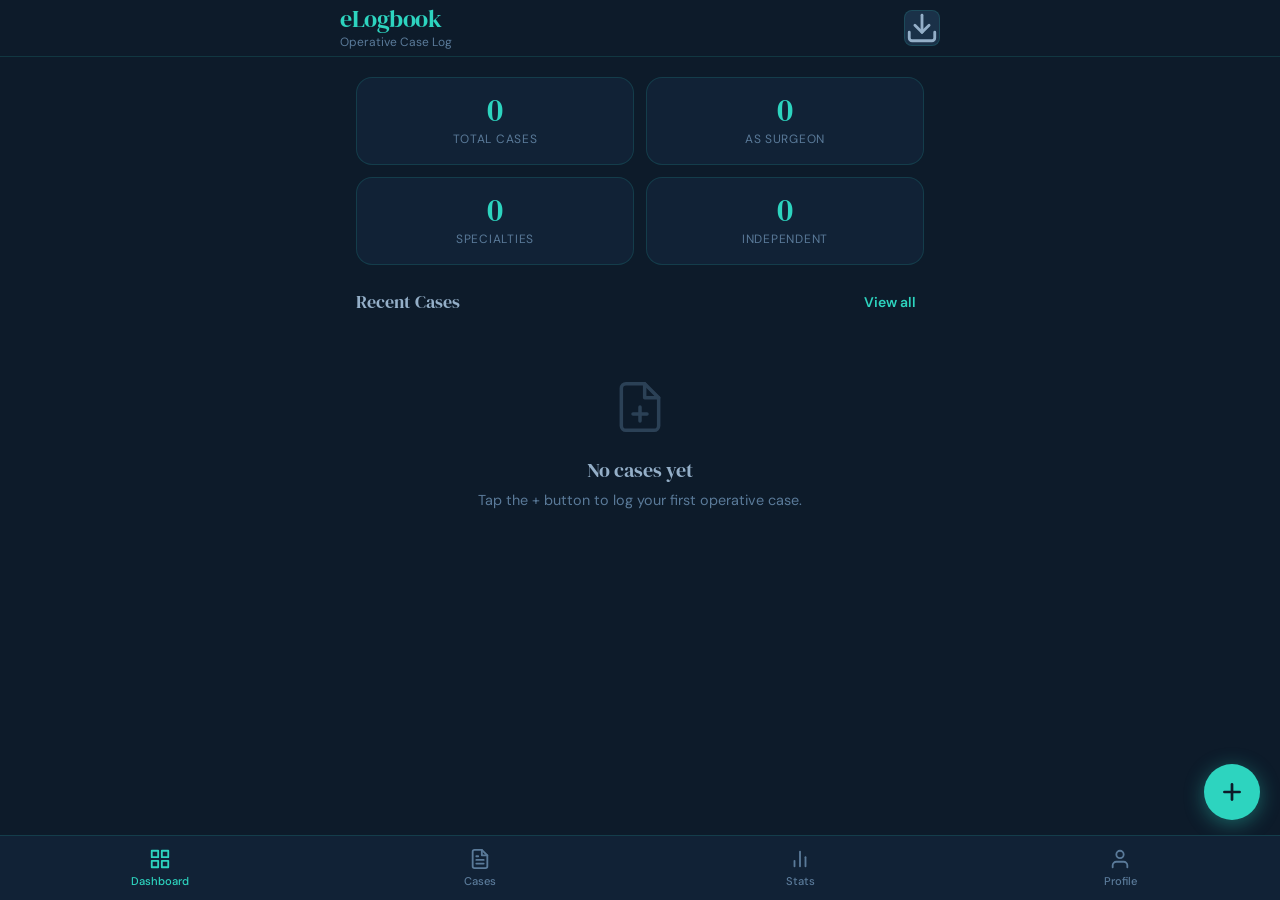
<file: index.html>
<!DOCTYPE html>
<html lang="en">
<head>
  <meta charset="UTF-8">
  <meta name="viewport" content="width=device-width, initial-scale=1, viewport-fit=cover">
  <meta name="theme-color" content="#0d1b2a">

  <!-- PWA / iOS home screen -->
  <meta name="apple-mobile-web-app-capable" content="yes">
  <meta name="apple-mobile-web-app-status-bar-style" content="black-translucent">
  <meta name="apple-mobile-web-app-title" content="eLogbook">
  <link rel="apple-touch-icon" href="icons/icon-192.png">

  <link rel="manifest" href="manifest.json">
  <title>eLogbook</title>
  <link rel="stylesheet" href="style.css">
</head>
<body>
<div id="app">

  <!-- Top bar -->
  <header class="top-bar">
    <div class="top-bar-inner">
      <div>
        <h1>eLogbook</h1>
        <div class="subtitle">Operative Case Log</div>
      </div>
      <button class="btn-icon" id="exportBtn" title="Export data" aria-label="Export data">
        <!-- download icon -->
        <svg xmlns="http://www.w3.org/2000/svg" viewBox="0 0 24 24" fill="none"
             stroke="currentColor" stroke-width="2" stroke-linecap="round" stroke-linejoin="round">
          <path d="M21 15v4a2 2 0 0 1-2 2H5a2 2 0 0 1-2-2v-4"/>
          <polyline points="7 10 12 15 17 10"/>
          <line x1="12" y1="15" x2="12" y2="3"/>
        </svg>
      </button>
    </div>
  </header>

  <!-- ── Pages ──────────────────────────────────────────── -->

  <!-- Dashboard -->
  <main class="page active" id="page-dashboard">
    <div class="stats-grid" id="statsGrid"></div>

    <div class="section-header">
      <span class="section-title">Recent Cases</span>
      <button class="btn btn-ghost text-sm text-teal" id="viewAllBtn">View all</button>
    </div>
    <div id="recentList"></div>
  </main>

  <!-- Log list -->
  <main class="page" id="page-log">
    <div class="search-bar">
      <svg xmlns="http://www.w3.org/2000/svg" viewBox="0 0 24 24" fill="none"
           stroke="currentColor" stroke-width="2" stroke-linecap="round" stroke-linejoin="round">
        <circle cx="11" cy="11" r="8"/><line x1="21" y1="21" x2="16.65" y2="16.65"/>
      </svg>
      <input type="search" id="searchInput" placeholder="Search procedures, supervisors…" autocomplete="off">
    </div>
    <div class="filter-chips" id="filterChips"></div>
    <div id="logList"></div>
  </main>

  <!-- Stats -->
  <main class="page" id="page-stats">
    <h2 class="mb-2">Statistics</h2>
    <div id="statsDetail"></div>
  </main>

  <!-- Profile -->
  <main class="page" id="page-profile">
    <h2 class="mb-2">Profile</h2>
    <div class="card">
      <div class="form-group">
        <label for="profileName">Full Name</label>
        <input type="text" id="profileName" placeholder="Mr / Ms / Dr …">
      </div>
      <div class="form-group">
        <label for="profileGrade">Training Grade</label>
        <select id="profileGrade">
          <option value="">Select grade</option>
          <option>CT1</option><option>CT2</option>
          <option>ST1</option><option>ST2</option><option>ST3</option>
          <option>ST4</option><option>ST5</option><option>ST6</option><option>ST7</option><option>ST8</option>
          <option>Fellow</option><option>Consultant</option>
        </select>
      </div>
      <div class="form-group">
        <label for="profileSpecialty">Specialty</label>
        <select id="profileSpecialty">
          <option value="">Select specialty</option>
          <option>General Surgery</option>
          <option>Colorectal Surgery</option>
          <option>Upper GI Surgery</option>
          <option>Hepatobiliary Surgery</option>
          <option>Vascular Surgery</option>
          <option>Trauma &amp; Orthopaedics</option>
          <option>Urology</option>
          <option>Cardiothoracic Surgery</option>
          <option>Neurosurgery</option>
          <option>ENT</option>
          <option>Maxillofacial Surgery</option>
          <option>Plastics &amp; Reconstructive</option>
          <option>Paediatric Surgery</option>
        </select>
      </div>
      <div class="form-group">
        <label for="profileHospital">Hospital / Trust</label>
        <input type="text" id="profileHospital" placeholder="e.g. Royal London Hospital">
      </div>
      <button class="btn btn-primary" id="saveProfileBtn">Save Profile</button>
    </div>
    <div class="card mt-2">
      <p class="text-sm text-muted mb-2">All data is stored locally on this device. Use the export button to back up your logbook as JSON.</p>
      <button class="btn btn-danger w-full" id="clearDataBtn">Clear All Data</button>
    </div>
  </main>

  <!-- Bottom nav -->
  <nav class="bottom-nav">
    <button class="nav-btn active" data-page="dashboard">
      <svg xmlns="http://www.w3.org/2000/svg" viewBox="0 0 24 24" fill="none"
           stroke="currentColor" stroke-width="2" stroke-linecap="round" stroke-linejoin="round">
        <rect x="3" y="3" width="7" height="7"/><rect x="14" y="3" width="7" height="7"/>
        <rect x="3" y="14" width="7" height="7"/><rect x="14" y="14" width="7" height="7"/>
      </svg>
      Dashboard
    </button>
    <button class="nav-btn" data-page="log">
      <svg xmlns="http://www.w3.org/2000/svg" viewBox="0 0 24 24" fill="none"
           stroke="currentColor" stroke-width="2" stroke-linecap="round" stroke-linejoin="round">
        <path d="M14 2H6a2 2 0 0 0-2 2v16a2 2 0 0 0 2 2h12a2 2 0 0 0 2-2V8z"/>
        <polyline points="14 2 14 8 20 8"/>
        <line x1="16" y1="13" x2="8" y2="13"/>
        <line x1="16" y1="17" x2="8" y2="17"/>
        <polyline points="10 9 9 9 8 9"/>
      </svg>
      Cases
    </button>
    <button class="nav-btn" data-page="stats">
      <svg xmlns="http://www.w3.org/2000/svg" viewBox="0 0 24 24" fill="none"
           stroke="currentColor" stroke-width="2" stroke-linecap="round" stroke-linejoin="round">
        <line x1="18" y1="20" x2="18" y2="10"/>
        <line x1="12" y1="20" x2="12" y2="4"/>
        <line x1="6" y1="20" x2="6" y2="14"/>
      </svg>
      Stats
    </button>
    <button class="nav-btn" data-page="profile">
      <svg xmlns="http://www.w3.org/2000/svg" viewBox="0 0 24 24" fill="none"
           stroke="currentColor" stroke-width="2" stroke-linecap="round" stroke-linejoin="round">
        <path d="M20 21v-2a4 4 0 0 0-4-4H8a4 4 0 0 0-4 4v2"/>
        <circle cx="12" cy="7" r="4"/>
      </svg>
      Profile
    </button>
  </nav>

  <!-- FAB (log new case) -->
  <button class="fab" id="fabBtn" aria-label="Log new case">
    <svg xmlns="http://www.w3.org/2000/svg" viewBox="0 0 24 24" fill="none"
         stroke="currentColor" stroke-width="2.5" stroke-linecap="round" stroke-linejoin="round">
      <line x1="12" y1="5" x2="12" y2="19"/><line x1="5" y1="12" x2="19" y2="12"/>
    </svg>
  </button>

  <!-- ── Add / Edit case modal ─────────────────────────── -->
  <div class="modal-overlay" id="caseModal" role="dialog" aria-modal="true" aria-label="Log case">
    <div class="modal-sheet">
      <div class="modal-handle"></div>
      <h2 class="modal-title" id="modalTitle">Log New Case</h2>

      <form id="caseForm" novalidate>

        <p class="form-section-title">Procedure Details</p>

        <div class="form-group">
          <label for="fieldDate">Date *</label>
          <input type="date" id="fieldDate" required>
        </div>

        <div class="form-group">
          <label for="fieldProcedure">Procedure Name *</label>
          <input type="text" id="fieldProcedure" placeholder="e.g. Laparoscopic appendicectomy" required autocomplete="off">
        </div>

        <div class="form-group">
          <label for="fieldSpecialty">Specialty *</label>
          <select id="fieldSpecialty" required>
            <option value="">Select…</option>
            <option>General Surgery</option>
            <option>Colorectal Surgery</option>
            <option>Upper GI Surgery</option>
            <option>Hepatobiliary Surgery</option>
            <option>Vascular Surgery</option>
            <option>Trauma &amp; Orthopaedics</option>
            <option>Urology</option>
            <option>Cardiothoracic Surgery</option>
            <option>Neurosurgery</option>
            <option>ENT</option>
            <option>Maxillofacial Surgery</option>
            <option>Plastics &amp; Reconstructive</option>
            <option>Paediatric Surgery</option>
          </select>
        </div>

        <div class="form-row">
          <div class="form-group">
            <label for="fieldApproach">Approach</label>
            <select id="fieldApproach">
              <option value="">Select…</option>
              <option>Open</option>
              <option>Laparoscopic</option>
              <option>Robotic</option>
              <option>Endoscopic</option>
              <option>Percutaneous</option>
              <option>Other</option>
            </select>
          </div>
          <div class="form-group">
            <label for="fieldUrgency">Urgency</label>
            <select id="fieldUrgency">
              <option value="">Select…</option>
              <option>Elective</option>
              <option>Urgent</option>
              <option>Emergency</option>
            </select>
          </div>
        </div>

        <p class="form-section-title">Role &amp; Supervision</p>

        <div class="form-group">
          <label for="fieldRole">Your Role *</label>
          <select id="fieldRole" required>
            <option value="">Select…</option>
            <option>Surgeon</option>
            <option>Surgical Assistant</option>
            <option>First Assistant</option>
            <option>Observer</option>
          </select>
        </div>

        <div class="form-group">
          <label for="fieldSupervision">Supervision Level</label>
          <select id="fieldSupervision">
            <option value="">Select…</option>
            <option value="1">1 — Performed independently</option>
            <option value="2">2 — Completed with supervisor scrubbed</option>
            <option value="3">3 — Completed with assistance</option>
            <option value="4">4 — Assisted trainer</option>
          </select>
        </div>

        <div class="form-group">
          <label for="fieldSupervisor">Supervisor Name</label>
          <input type="text" id="fieldSupervisor" placeholder="e.g. Mr J Smith" autocomplete="off">
        </div>

        <p class="form-section-title">Patient &amp; Setting</p>

        <div class="form-row">
          <div class="form-group">
            <label for="fieldAge">Patient Age</label>
            <input type="number" id="fieldAge" placeholder="yrs" min="0" max="120">
          </div>
          <div class="form-group">
            <label for="fieldSex">Patient Sex</label>
            <select id="fieldSex">
              <option value="">Select…</option>
              <option>Male</option>
              <option>Female</option>
              <option>Not specified</option>
            </select>
          </div>
        </div>

        <div class="form-group">
          <label for="fieldASA">ASA Grade</label>
          <select id="fieldASA">
            <option value="">Select…</option>
            <option>I</option><option>II</option><option>III</option>
            <option>IV</option><option>V</option><option>VI</option>
          </select>
        </div>

        <div class="form-group">
          <label for="fieldSetting">Setting</label>
          <select id="fieldSetting">
            <option value="">Select…</option>
            <option>Main Theatre</option>
            <option>Day Surgery Unit</option>
            <option>Emergency Theatre</option>
            <option>Endoscopy Suite</option>
            <option>Radiology</option>
            <option>Bedside / Ward</option>
          </select>
        </div>

        <p class="form-section-title">Reflection</p>

        <div class="form-group">
          <label for="fieldFindings">Operative Findings</label>
          <textarea id="fieldFindings" rows="2" placeholder="Key intraoperative findings…"></textarea>
        </div>

        <div class="form-group">
          <label for="fieldComplications">Complications</label>
          <textarea id="fieldComplications" rows="2" placeholder="None / describe any complications…"></textarea>
        </div>

        <div class="form-group">
          <label for="fieldReflection">Reflection / Learning Points</label>
          <textarea id="fieldReflection" rows="3" placeholder="What went well? What would you do differently?"></textarea>
        </div>

        <button type="submit" class="btn btn-primary mt-2" id="saveBtn">Save Case</button>
        <button type="button" class="btn btn-secondary mt-1 w-full" id="cancelBtn">Cancel</button>

      </form>
    </div>
  </div>

  <!-- ── Case detail modal ─────────────────────────────── -->
  <div class="modal-overlay" id="detailModal" role="dialog" aria-modal="true" aria-label="Case detail">
    <div class="modal-sheet">
      <div class="modal-handle"></div>
      <div id="detailContent"></div>
    </div>
  </div>

  <!-- ── Confirm delete dialog ─────────────────────────── -->
  <div class="confirm-overlay" id="confirmOverlay">
    <div class="confirm-box">
      <h3>Delete Case?</h3>
      <p>This cannot be undone.</p>
      <div class="confirm-actions">
        <button class="btn btn-secondary" id="confirmNo">Cancel</button>
        <button class="btn btn-danger" id="confirmYes">Delete</button>
      </div>
    </div>
  </div>

  <!-- Toast -->
  <div class="toast" id="toast" role="status" aria-live="polite"></div>

</div><!-- #app -->

<script src="app.js"></script>
</body>
</html>
</file>
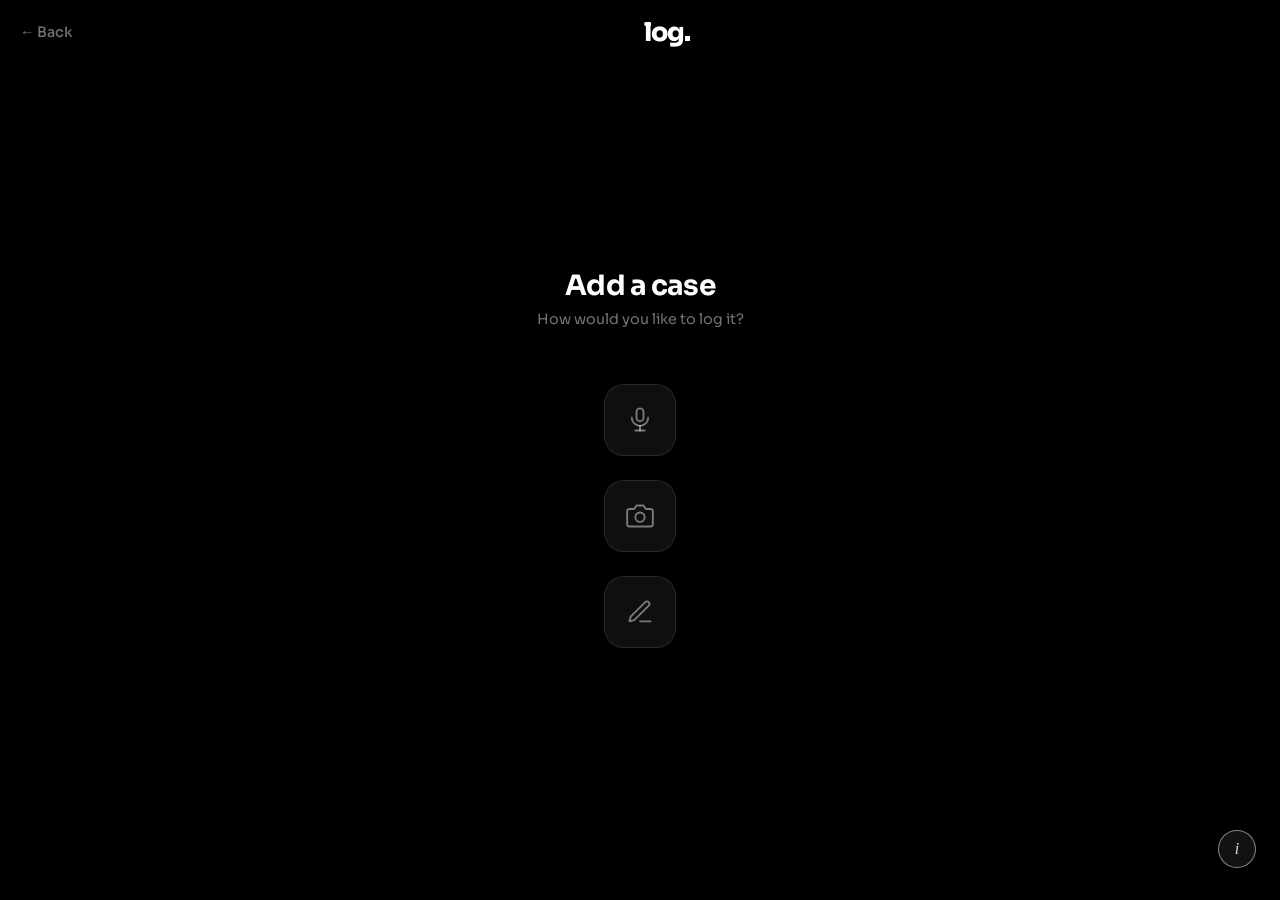
<file: add-case.html>
<!DOCTYPE html>
<html lang="en">
<head>
  <meta charset="UTF-8">
  <meta name="viewport" content="width=device-width, initial-scale=1, viewport-fit=cover">
  <title>log. — Add case</title>
  <link rel="preconnect" href="https://fonts.googleapis.com">
  <link href="https://fonts.googleapis.com/css2?family=Sora:wght@300;400;500;600;700;800&display=swap" rel="stylesheet">
  <link rel="stylesheet" href="add-case.css?v=2">
</head>
<body>

  <!-- Header -->
  <header class="header">
    <a class="header-back" href="#">← Back</a>
    <span class="header-logo">log.</span>
    <span></span>
  </header>

  <!-- Add case screen -->
  <main class="main">
    <div class="heading-wrap">
      <h1 class="heading">Add a case</h1>
      <p class="subheading">How would you like to log it?</p>
    </div>

    <div class="icon-options">

      <button class="option-icon-btn" id="voiceBtn" aria-label="Voice">
        <svg viewBox="0 0 24 24" fill="none" stroke="currentColor" stroke-width="1.6" stroke-linecap="round" stroke-linejoin="round">
          <rect x="9" y="2" width="6" height="11" rx="3"/>
          <path d="M5 10a7 7 0 0 0 14 0"/>
          <line x1="12" y1="21" x2="12" y2="17"/>
          <line x1="8" y1="21" x2="16" y2="21"/>
        </svg>
      </button>

      <button class="option-icon-btn" id="cameraBtn" aria-label="Camera">
        <svg viewBox="0 0 24 24" fill="none" stroke="currentColor" stroke-width="1.6" stroke-linecap="round" stroke-linejoin="round">
          <path d="M23 19a2 2 0 0 1-2 2H3a2 2 0 0 1-2-2V8a2 2 0 0 1 2-2h4l2-3h6l2 3h4a2 2 0 0 1 2 2z"/>
          <circle cx="12" cy="13" r="4"/>
        </svg>
      </button>

      <button class="option-icon-btn" id="manualBtn" aria-label="Manual">
        <svg viewBox="0 0 24 24" fill="none" stroke="currentColor" stroke-width="1.6" stroke-linecap="round" stroke-linejoin="round">
          <path d="M12 20h9"/>
          <path d="M16.5 3.5a2.121 2.121 0 0 1 3 3L7 19l-4 1 1-4L16.5 3.5z"/>
        </svg>
      </button>

    </div>

    <!-- Info button -->
    <button class="info-btn" id="infoBtn" aria-label="More info">i</button>
  </main>

  <!-- Info popup -->
  <div class="info-popup hidden" id="infoPopup">
    <div class="info-popup-inner">
      <button class="info-popup-close" id="infoClose">✕</button>
      <h3 class="info-popup-title">Logging options</h3>
      <ul class="info-list">
        <li>
          <span class="info-icon-wrap">
            <svg viewBox="0 0 24 24" fill="none" stroke="currentColor" stroke-width="1.6" stroke-linecap="round" stroke-linejoin="round">
              <rect x="9" y="2" width="6" height="11" rx="3"/>
              <path d="M5 10a7 7 0 0 0 14 0"/>
              <line x1="12" y1="21" x2="12" y2="17"/>
              <line x1="8" y1="21" x2="16" y2="21"/>
            </svg>
          </span>
          <span class="info-text">
            <strong>Voice</strong>
            Dictate your case — procedure, role and supervisor — and we'll fill in the fields automatically.
          </span>
        </li>
        <li>
          <span class="info-icon-wrap">
            <svg viewBox="0 0 24 24" fill="none" stroke="currentColor" stroke-width="1.6" stroke-linecap="round" stroke-linejoin="round">
              <path d="M23 19a2 2 0 0 1-2 2H3a2 2 0 0 1-2-2V8a2 2 0 0 1 2-2h4l2-3h6l2 3h4a2 2 0 0 1 2 2z"/>
              <circle cx="12" cy="13" r="4"/>
            </svg>
          </span>
          <span class="info-text">
            <strong>Camera</strong>
            Photograph the theatre op list. We'll extract your cases and delete the image immediately.
          </span>
        </li>
        <li>
          <span class="info-icon-wrap">
            <svg viewBox="0 0 24 24" fill="none" stroke="currentColor" stroke-width="1.6" stroke-linecap="round" stroke-linejoin="round">
              <path d="M12 20h9"/>
              <path d="M16.5 3.5a2.121 2.121 0 0 1 3 3L7 19l-4 1 1-4L16.5 3.5z"/>
            </svg>
          </span>
          <span class="info-text">
            <strong>Manual</strong>
            Enter your case details by hand.
          </span>
        </li>
      </ul>
    </div>
  </div>

  <!-- Voice recording overlay -->
  <div class="overlay hidden" id="voiceOverlay">
    <div class="overlay-card">
      <div class="pulse-ring">
        <div class="pulse-dot" id="pulseDot">
          <svg viewBox="0 0 24 24" fill="none" stroke="currentColor" stroke-width="1.75" stroke-linecap="round" stroke-linejoin="round" width="32" height="32">
            <rect x="9" y="2" width="6" height="11" rx="3"/>
            <path d="M5 10a7 7 0 0 0 14 0"/>
            <line x1="12" y1="21" x2="12" y2="17"/>
            <line x1="8" y1="21" x2="16" y2="21"/>
          </svg>
        </div>
      </div>
      <p class="overlay-title" id="voiceStatus">Listening…</p>
      <p class="overlay-hint">Say the procedure, your role, and your supervisor</p>
      <p class="overlay-example">"Laparoscopic appendicectomy, surgeon, supervised by Mr Smith, emergency, laparoscopic"</p>
      <div class="transcript-box hidden" id="transcriptBox">
        <p class="transcript-text" id="transcriptText"></p>
      </div>
      <div class="overlay-actions">
        <button class="btn-stop" id="stopVoiceBtn">Stop</button>
        <button class="btn-cancel-overlay" id="cancelVoiceBtn">Cancel</button>
      </div>
    </div>
  </div>

  <!-- Camera overlay -->
  <div class="overlay hidden" id="cameraOverlay">
    <div class="overlay-card">
      <div class="camera-icon-wrap">
        <svg viewBox="0 0 24 24" fill="none" stroke="currentColor" stroke-width="1.5" stroke-linecap="round" stroke-linejoin="round" width="40" height="40">
          <path d="M23 19a2 2 0 0 1-2 2H3a2 2 0 0 1-2-2V8a2 2 0 0 1 2-2h4l2-3h6l2 3h4a2 2 0 0 1 2 2z"/>
          <circle cx="12" cy="13" r="4"/>
        </svg>
      </div>
      <p class="overlay-title">Photograph op list</p>
      <p class="overlay-hint">Point your camera at the theatre op list. We'll extract your cases and immediately delete the image.</p>
      <div class="gdpr-badge">🔒 Image deleted immediately after processing</div>
      <input type="file" accept="image/*" capture="environment" id="cameraInput" style="display:none">
      <button class="btn-stop" id="openCameraBtn">Open camera</button>
      <button class="btn-cancel-overlay" id="cancelCameraBtn">Cancel</button>
    </div>
  </div>

  <script src="add-case.js?v=2"></script>
</body>
</html>
</file>
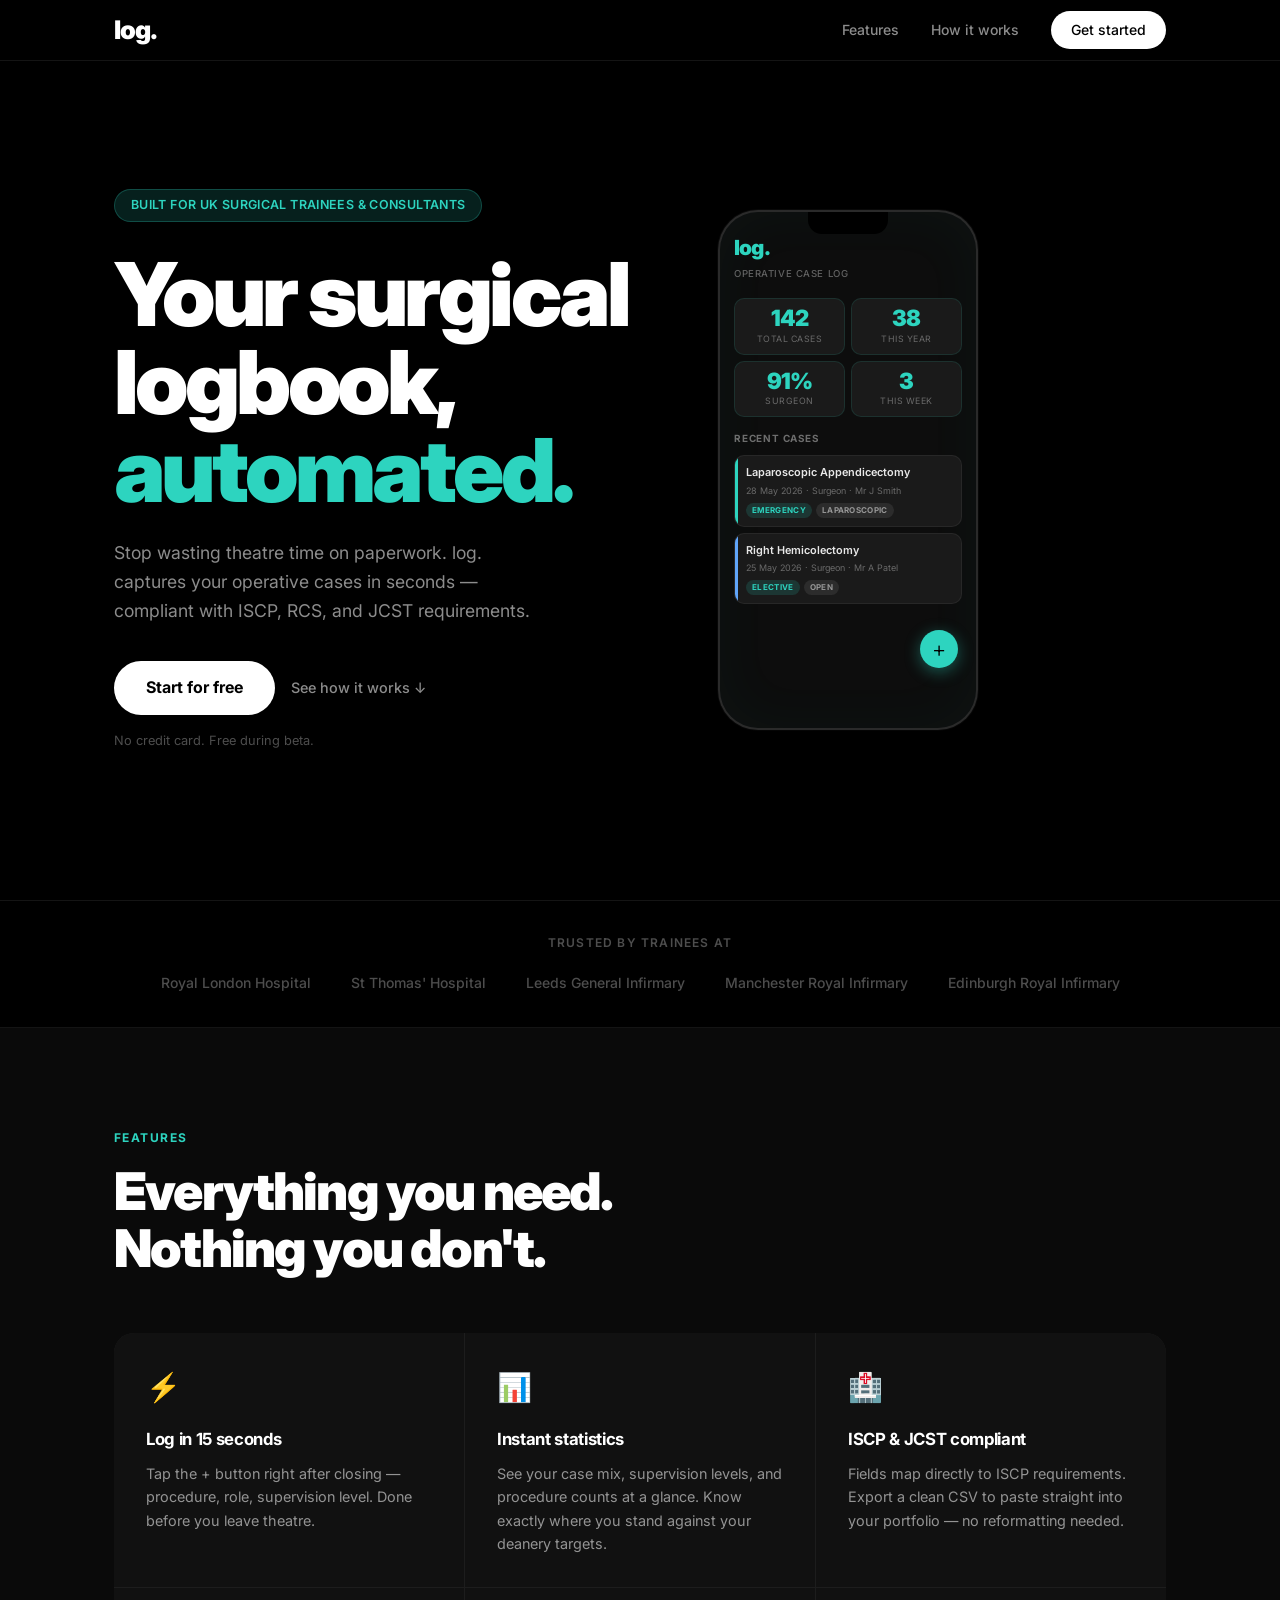
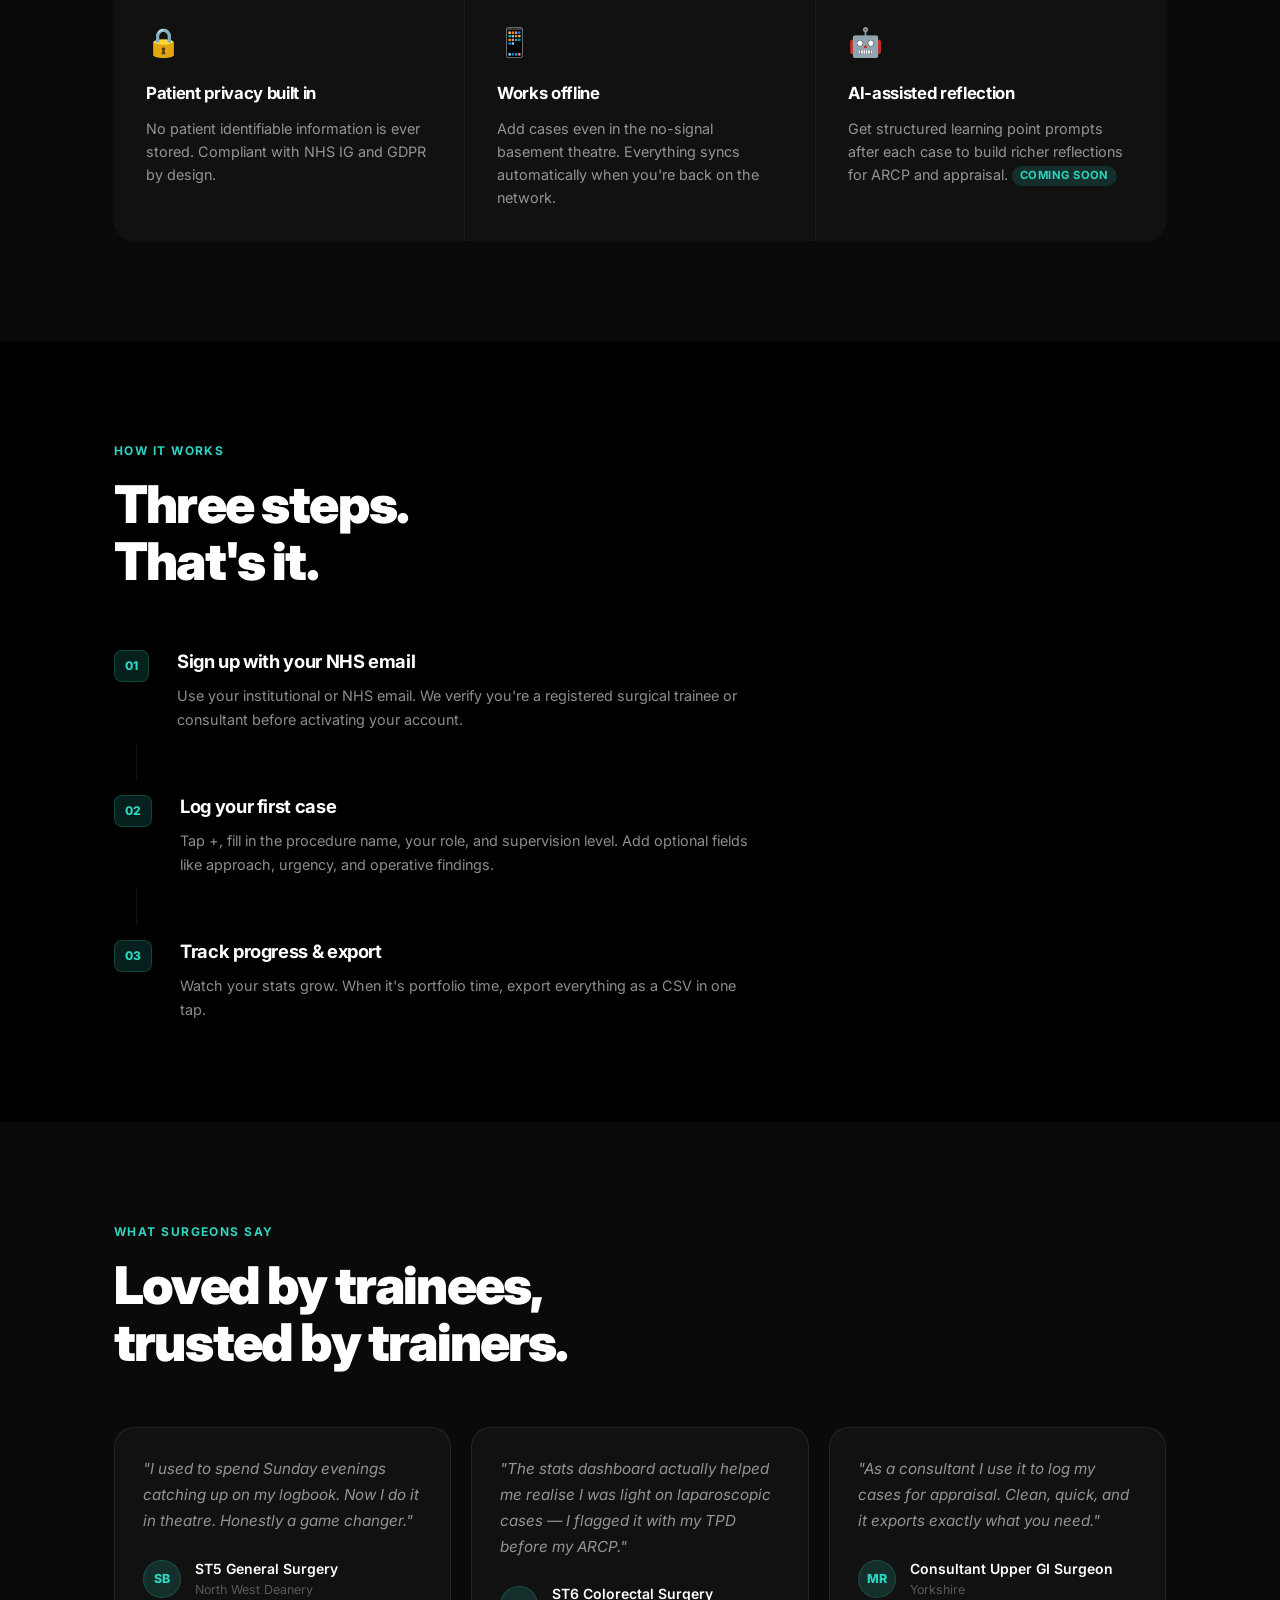
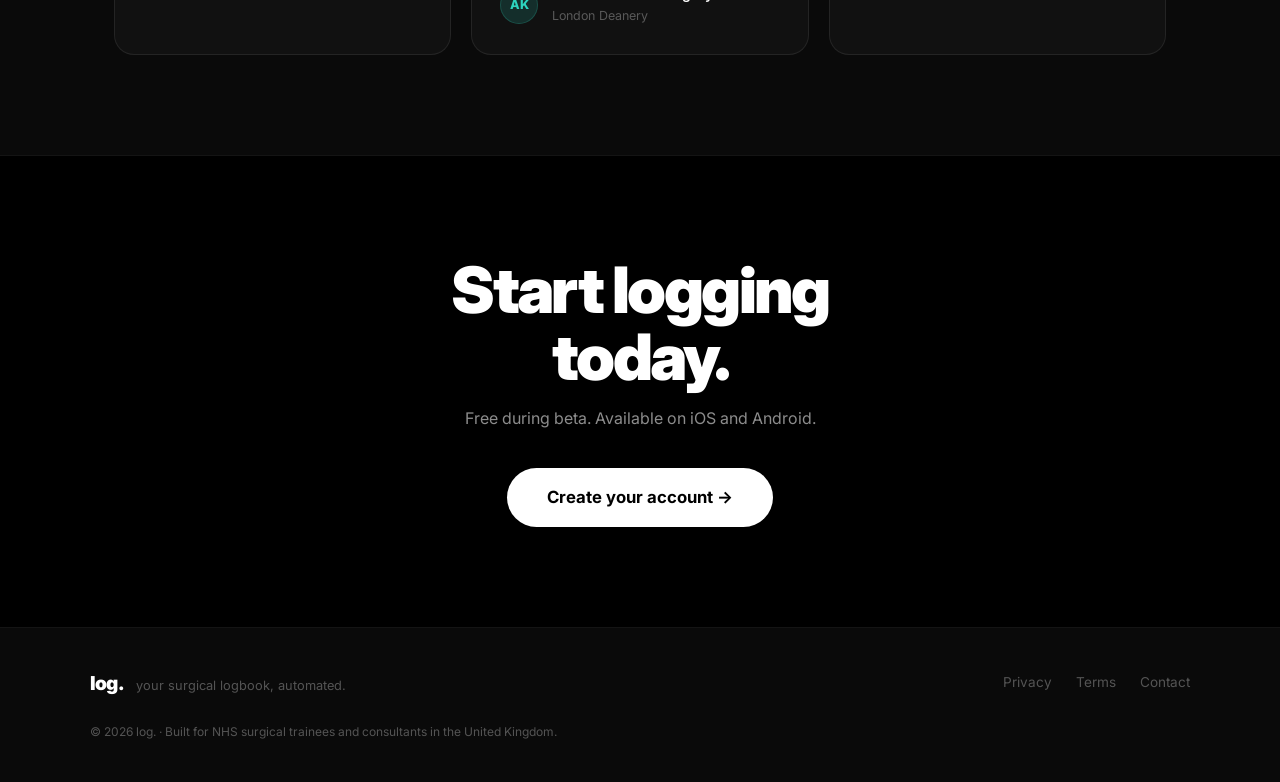
<file: landing.html>
<!DOCTYPE html>
<html lang="en">
<head>
  <meta charset="UTF-8">
  <meta name="viewport" content="width=device-width, initial-scale=1">
  <title>log. — your surgical logbook, automated.</title>
  <link rel="preconnect" href="https://fonts.googleapis.com">
  <link href="https://fonts.googleapis.com/css2?family=Inter:wght@300;400;500;600;700;800;900&display=swap" rel="stylesheet">
  <link rel="stylesheet" href="landing.css">
</head>
<body>

  <!-- NAV -->
  <nav class="nav">
    <div class="nav-inner">
      <a class="wordmark" href="landing.html">log.</a>
      <div class="nav-links">
        <a href="#features">Features</a>
        <a href="#how">How it works</a>
        <a href="signup.html" class="btn-nav">Get started</a>
      </div>
    </div>
  </nav>

  <!-- HERO -->
  <section class="hero">
    <div class="hero-inner">
      <div class="hero-badge">Built for UK surgical trainees &amp; consultants</div>
      <h1 class="hero-heading">Your surgical<br>logbook,<br><span class="accent">automated.</span></h1>
      <p class="hero-sub">Stop wasting theatre time on paperwork. log. captures your operative cases in seconds — compliant with ISCP, RCS, and JCST requirements.</p>
      <div class="hero-cta">
        <a href="signup.html" class="btn-primary">Start for free</a>
        <a href="#how" class="btn-ghost">See how it works ↓</a>
      </div>
      <p class="hero-note">No credit card. Free during beta.</p>
    </div>

    <!-- Phone mockup -->
    <div class="phone-wrap">
      <div class="phone">
        <div class="phone-notch"></div>
        <div class="phone-screen">
          <div class="mock-header">
            <span class="mock-logo">log.</span>
            <span class="mock-sub">Operative Case Log</span>
          </div>
          <div class="mock-stats">
            <div class="mock-stat"><span class="mock-num">142</span><span class="mock-lbl">Total Cases</span></div>
            <div class="mock-stat"><span class="mock-num">38</span><span class="mock-lbl">This Year</span></div>
            <div class="mock-stat"><span class="mock-num">91%</span><span class="mock-lbl">Surgeon</span></div>
            <div class="mock-stat"><span class="mock-num">3</span><span class="mock-lbl">This Week</span></div>
          </div>
          <div class="mock-section">Recent Cases</div>
          <div class="mock-card">
            <div class="mock-card-strip teal"></div>
            <div class="mock-card-body">
              <div class="mock-card-title">Laparoscopic Appendicectomy</div>
              <div class="mock-card-meta">28 May 2026 · Surgeon · Mr J Smith</div>
              <div class="mock-badges">
                <span class="mock-badge teal-badge">Emergency</span>
                <span class="mock-badge grey-badge">Laparoscopic</span>
              </div>
            </div>
          </div>
          <div class="mock-card">
            <div class="mock-card-strip blue"></div>
            <div class="mock-card-body">
              <div class="mock-card-title">Right Hemicolectomy</div>
              <div class="mock-card-meta">25 May 2026 · Surgeon · Mr A Patel</div>
              <div class="mock-badges">
                <span class="mock-badge teal-badge">Elective</span>
                <span class="mock-badge grey-badge">Open</span>
              </div>
            </div>
          </div>
          <div class="mock-fab">+</div>
        </div>
      </div>
    </div>
  </section>

  <!-- LOGOS / TRUST BAR -->
  <section class="trust">
    <div class="trust-inner">
      <p class="trust-label">Trusted by trainees at</p>
      <div class="trust-logos">
        <span>Royal London Hospital</span>
        <span>St Thomas' Hospital</span>
        <span>Leeds General Infirmary</span>
        <span>Manchester Royal Infirmary</span>
        <span>Edinburgh Royal Infirmary</span>
      </div>
    </div>
  </section>

  <!-- FEATURES -->
  <section class="features" id="features">
    <div class="section-inner">
      <div class="section-tag">Features</div>
      <h2 class="section-heading">Everything you need.<br>Nothing you don't.</h2>
      <div class="feature-grid">

        <div class="feature-card">
          <div class="feature-icon">⚡</div>
          <h3>Log in 15 seconds</h3>
          <p>Tap the + button right after closing — procedure, role, supervision level. Done before you leave theatre.</p>
        </div>

        <div class="feature-card">
          <div class="feature-icon">📊</div>
          <h3>Instant statistics</h3>
          <p>See your case mix, supervision levels, and procedure counts at a glance. Know exactly where you stand against your deanery targets.</p>
        </div>

        <div class="feature-card">
          <div class="feature-icon">🏥</div>
          <h3>ISCP &amp; JCST compliant</h3>
          <p>Fields map directly to ISCP requirements. Export a clean CSV to paste straight into your portfolio — no reformatting needed.</p>
        </div>

        <div class="feature-card">
          <div class="feature-icon">🔒</div>
          <h3>Patient privacy built in</h3>
          <p>No patient identifiable information is ever stored. Compliant with NHS IG and GDPR by design.</p>
        </div>

        <div class="feature-card">
          <div class="feature-icon">📱</div>
          <h3>Works offline</h3>
          <p>Add cases even in the no-signal basement theatre. Everything syncs automatically when you're back on the network.</p>
        </div>

        <div class="feature-card">
          <div class="feature-icon">🤖</div>
          <h3>AI-assisted reflection</h3>
          <p>Get structured learning point prompts after each case to build richer reflections for ARCP and appraisal. <span class="coming-soon">Coming soon</span></p>
        </div>

      </div>
    </div>
  </section>

  <!-- HOW IT WORKS -->
  <section class="how" id="how">
    <div class="section-inner">
      <div class="section-tag">How it works</div>
      <h2 class="section-heading">Three steps.<br>That's it.</h2>
      <div class="steps">
        <div class="step">
          <div class="step-num">01</div>
          <div class="step-body">
            <h3>Sign up with your NHS email</h3>
            <p>Use your institutional or NHS email. We verify you're a registered surgical trainee or consultant before activating your account.</p>
          </div>
        </div>
        <div class="step-line"></div>
        <div class="step">
          <div class="step-num">02</div>
          <div class="step-body">
            <h3>Log your first case</h3>
            <p>Tap +, fill in the procedure name, your role, and supervision level. Add optional fields like approach, urgency, and operative findings.</p>
          </div>
        </div>
        <div class="step-line"></div>
        <div class="step">
          <div class="step-num">03</div>
          <div class="step-body">
            <h3>Track progress &amp; export</h3>
            <p>Watch your stats grow. When it's portfolio time, export everything as a CSV in one tap.</p>
          </div>
        </div>
      </div>
    </div>
  </section>

  <!-- TESTIMONIALS -->
  <section class="testimonials">
    <div class="section-inner">
      <div class="section-tag">What surgeons say</div>
      <h2 class="section-heading">Loved by trainees,<br>trusted by trainers.</h2>
      <div class="testimonial-grid">

        <div class="testimonial-card">
          <p class="quote">"I used to spend Sunday evenings catching up on my logbook. Now I do it in theatre. Honestly a game changer."</p>
          <div class="author">
            <div class="author-initials">SB</div>
            <div>
              <div class="author-name">ST5 General Surgery</div>
              <div class="author-trust">North West Deanery</div>
            </div>
          </div>
        </div>

        <div class="testimonial-card">
          <p class="quote">"The stats dashboard actually helped me realise I was light on laparoscopic cases — I flagged it with my TPD before my ARCP."</p>
          <div class="author">
            <div class="author-initials">AK</div>
            <div>
              <div class="author-name">ST6 Colorectal Surgery</div>
              <div class="author-trust">London Deanery</div>
            </div>
          </div>
        </div>

        <div class="testimonial-card">
          <p class="quote">"As a consultant I use it to log my cases for appraisal. Clean, quick, and it exports exactly what you need."</p>
          <div class="author">
            <div class="author-initials">MR</div>
            <div>
              <div class="author-name">Consultant Upper GI Surgeon</div>
              <div class="author-trust">Yorkshire</div>
            </div>
          </div>
        </div>

      </div>
    </div>
  </section>

  <!-- CTA SECTION -->
  <section class="cta-section">
    <div class="section-inner cta-inner">
      <h2 class="cta-heading">Start logging<br>today.</h2>
      <p class="cta-sub">Free during beta. Available on iOS and Android.</p>
      <a href="signup.html" class="btn-primary btn-large">Create your account →</a>
    </div>
  </section>

  <!-- FOOTER -->
  <footer class="footer">
    <div class="footer-inner">
      <div class="footer-left">
        <span class="wordmark-sm">log.</span>
        <span class="footer-tag">your surgical logbook, automated.</span>
      </div>
      <div class="footer-links">
        <a href="#">Privacy</a>
        <a href="#">Terms</a>
        <a href="#">Contact</a>
      </div>
    </div>
    <p class="footer-legal">© 2026 log. · Built for NHS surgical trainees and consultants in the United Kingdom.</p>
  </footer>

</body>
</html>
</file>
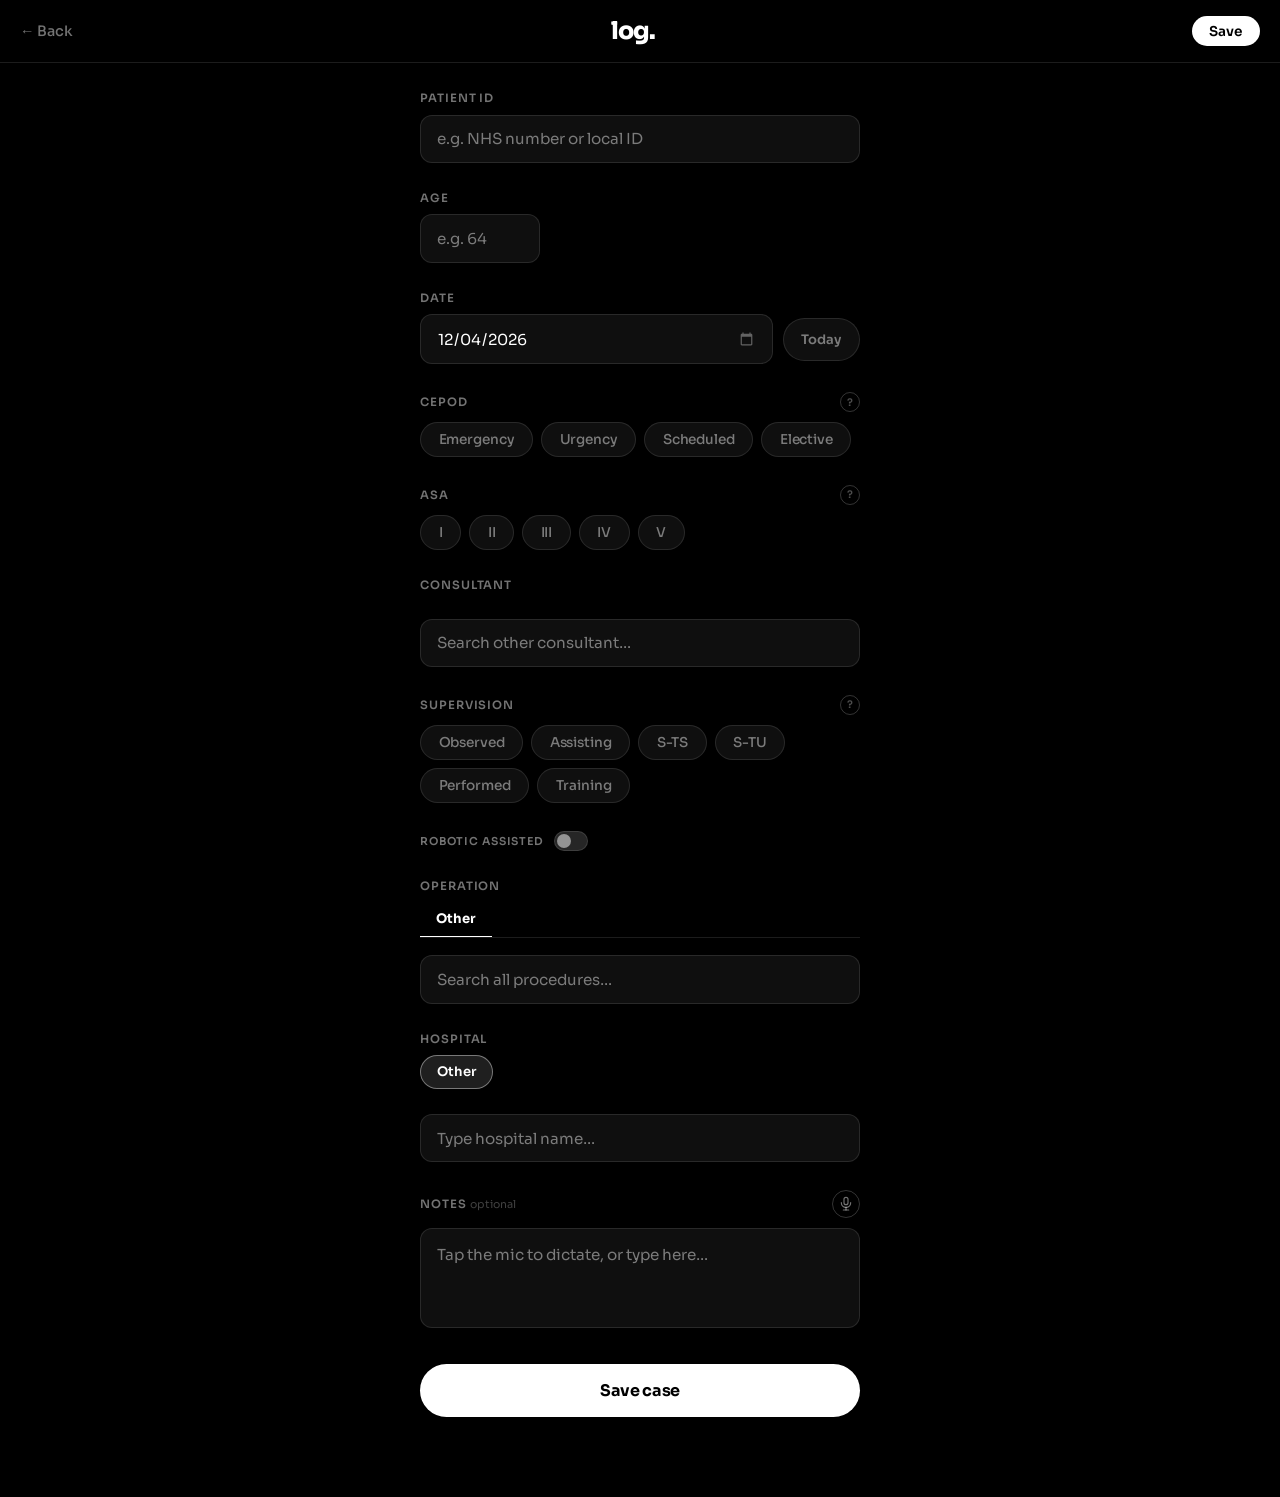
<file: manual-case.html>
<!DOCTYPE html>
<html lang="en">
<head>
  <meta charset="UTF-8">
  <meta name="viewport" content="width=device-width, initial-scale=1, viewport-fit=cover">
  <title>log. — Log a case</title>
  <link rel="preconnect" href="https://fonts.googleapis.com">
  <link href="https://fonts.googleapis.com/css2?family=Sora:wght@300;400;500;600;700;800&display=swap" rel="stylesheet">
  <link rel="stylesheet" href="manual-case.css?v=3">
</head>
<body>

  <header class="header">
    <a class="header-back" href="add-case.html">← Back</a>
    <span class="header-logo">log.</span>
    <button class="header-save" id="saveBtn">Save</button>
  </header>

  <main class="main">

    <!-- 1. Patient ID -->
    <div class="field-section">
      <label class="field-label">Patient ID</label>
      <input type="text" class="field" id="patientId" placeholder="e.g. NHS number or local ID" autocomplete="off" autocorrect="off" spellcheck="false">
    </div>

    <!-- 2. Age -->
    <div class="field-section">
      <label class="field-label">Age</label>
      <input type="number" class="field field-short" id="patientAge" placeholder="e.g. 64" min="0" max="120" inputmode="numeric">
    </div>

    <!-- 3. Date -->
    <div class="field-section">
      <label class="field-label">Date</label>
      <div class="date-row">
        <input type="date" class="field field-date" id="dateInput">
        <button class="btn-today" id="todayBtn">Today</button>
      </div>
    </div>

    <!-- 4. CEPOD -->
    <div class="field-section">
      <div class="section-header">
        <label class="field-label">CEPOD</label>
        <button class="info-btn" data-group="cepod">?</button>
      </div>
      <div class="pill-row" id="cepodRow">
        <button class="pill" data-val="Emergency">Emergency</button>
        <button class="pill" data-val="Urgency">Urgency</button>
        <button class="pill" data-val="Scheduled">Scheduled</button>
        <button class="pill" data-val="Elective">Elective</button>
      </div>
    </div>

    <!-- 5. ASA -->
    <div class="field-section">
      <div class="section-header">
        <label class="field-label">ASA</label>
        <button class="info-btn" data-group="asa">?</button>
      </div>
      <div class="pill-row" id="asaRow">
        <button class="pill" data-val="I">I</button>
        <button class="pill" data-val="II">II</button>
        <button class="pill" data-val="III">III</button>
        <button class="pill" data-val="IV">IV</button>
        <button class="pill" data-val="V">V</button>
      </div>
    </div>

    <!-- 6. Consultant -->
    <div class="field-section">
      <label class="field-label">Consultant</label>
      <div class="chip-row" id="consultantChips"></div>
      <div class="search-field-wrap" style="margin-top:0.5rem">
        <input type="text" class="field" id="consultantInput" placeholder="Search other consultant…" autocomplete="off">
        <ul class="dropdown hidden" id="consultantList"></ul>
      </div>
    </div>

    <!-- 7. Supervision -->
    <div class="field-section">
      <div class="section-header">
        <label class="field-label">Supervision</label>
        <button class="info-btn" data-group="supervision">?</button>
      </div>
      <div class="pill-row" id="supervisionRow">
        <button class="pill" data-val="Observed">Observed</button>
        <button class="pill" data-val="Assisting">Assisting</button>
        <button class="pill" data-val="S-TS">S-TS</button>
        <button class="pill" data-val="S-TU">S-TU</button>
        <button class="pill" data-val="Performed">Performed</button>
        <button class="pill" data-val="Training">Training</button>
      </div>
    </div>

    <!-- 8. Robotic -->
    <div class="field-section field-section-sm">
      <label class="toggle-row">
        <span class="field-label">Robotic assisted</span>
        <label class="switch">
          <input type="checkbox" id="roboticToggle">
          <span class="switch-track"></span>
        </label>
      </label>
    </div>

    <!-- 9. Operation -->
    <div class="field-section">
      <label class="field-label">Operation</label>
      <div class="tab-bar tab-bar--underline" id="opTabBar"></div>
      <div class="tab-content" id="opTabContent"></div>
    </div>

    <!-- 10. Hospital -->
    <div class="field-section">
      <label class="field-label">Hospital</label>
      <div class="tab-bar" id="hospTabBar"></div>
      <div class="tab-content" id="hospTabContent"></div>
    </div>

    <!-- 11. Notes + voice -->
    <div class="field-section">
      <div class="section-header">
        <label class="field-label">Notes <span class="label-optional">optional</span></label>
        <button class="voice-note-btn" id="voiceNoteBtn" aria-label="Dictate notes">
          <svg viewBox="0 0 24 24" fill="none" stroke="currentColor" stroke-width="1.75" stroke-linecap="round" stroke-linejoin="round" width="16" height="16">
            <rect x="9" y="2" width="6" height="11" rx="3"/>
            <path d="M5 10a7 7 0 0 0 14 0"/>
            <line x1="12" y1="21" x2="12" y2="17"/>
            <line x1="8" y1="21" x2="16" y2="21"/>
          </svg>
        </button>
      </div>
      <textarea class="field field-textarea" id="notesInput" placeholder="Tap the mic to dictate, or type here…" rows="3"></textarea>
    </div>

    <button class="btn-save" id="saveBtnBottom">Save case</button>

  </main>

  <!-- Info popup -->
  <div class="info-popup hidden" id="infoPopup">
    <div class="info-popup-inner">
      <button class="info-popup-close" id="infoPopupClose">✕</button>
      <h3 class="info-popup-title" id="infoPopupTitle"></h3>
      <ul class="info-popup-list" id="infoPopupList"></ul>
    </div>
  </div>

  <script src="manual-case.js?v=3"></script>
</body>
</html>
</file>
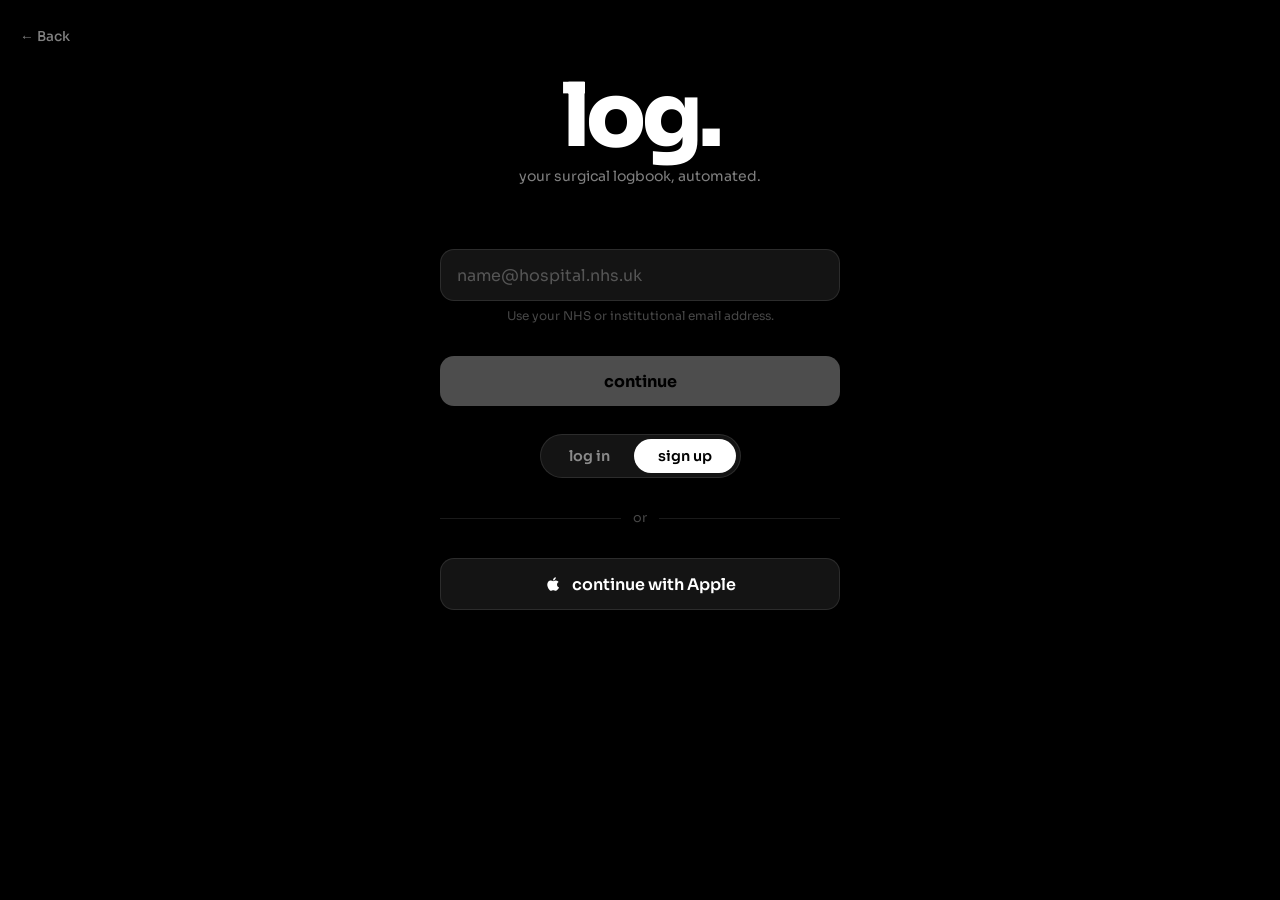
<file: signup.html>
<!DOCTYPE html>
<html lang="en">
<head>
  <meta charset="UTF-8">
  <meta name="viewport" content="width=device-width, initial-scale=1, viewport-fit=cover">
  <title>log. — Create your account</title>
  <link rel="preconnect" href="https://fonts.googleapis.com">
  <link href="https://fonts.googleapis.com/css2?family=Sora:wght@300;400;500;600;700;800&display=swap" rel="stylesheet">
  <link rel="stylesheet" href="signup.css">
</head>
<body>

  <div class="screen" id="screen-method">
    <a class="back-link" href="landing.html">← Back</a>
    <div class="auth-card">
      <div class="logo">log.</div>
      <p class="tagline">your surgical logbook, automated.</p>

      <form id="emailForm" novalidate>
        <div class="field-group">
          <input
            type="email"
            id="emailInput"
            class="field"
            placeholder="name@hospital.nhs.uk"
            autocomplete="email"
            inputmode="email"
            required
          >
          <p class="field-hint">Use your NHS or institutional email address.</p>
        </div>
        <button type="submit" class="btn-continue" id="continueBtn">continue</button>
      </form>

      <div class="toggle-pill">
        <button class="toggle-btn" id="loginToggle" onclick="window.location.href='login.html'">log in</button>
        <button class="toggle-btn active" id="signupToggle">sign up</button>
      </div>

      <div class="divider"><span>or</span></div>

      <button class="btn-apple">
        <svg viewBox="0 0 24 24" fill="currentColor" width="18" height="18" aria-hidden="true">
          <path d="M17.05 20.28c-.98.95-2.05.8-3.08.35-1.09-.46-2.09-.48-3.24 0-1.44.62-2.2.44-3.06-.35C2.79 15.25 3.51 7.7 9.05 7.4c1.39.07 2.36.74 3.19.8 1.25-.25 2.43-.97 3.74-.84 1.58.18 2.77.84 3.54 2.07-3.24 1.92-2.44 6.02.52 7.35-.46 1.19-1.06 2.36-2.99 3.5zM12.03 7.25c-.15-2.23 1.66-4.07 3.74-4.25.29 2.58-2.34 4.5-3.74 4.25z"/>
        </svg>
        continue with Apple
      </button>
    </div>
  </div>

  <!-- Step 2: Account details (shown after email entered) -->
  <div class="screen hidden" id="screen-details">
    <a class="back-link" href="#" id="backToEmail">← Back</a>
    <div class="auth-card">
      <div class="logo">log.</div>
      <h2 class="step-heading">Create your account</h2>
      <p class="step-sub">One more step and you're in.</p>

      <form id="detailsForm" novalidate>

        <div class="field-row">
          <div class="field-group">
            <label class="field-label">First name</label>
            <input type="text" class="field" placeholder="Jane" autocomplete="given-name" required>
          </div>
          <div class="field-group">
            <label class="field-label">Last name</label>
            <input type="text" class="field" placeholder="Smith" autocomplete="family-name" required>
          </div>
        </div>

        <div class="field-group">
          <label class="field-label">NHS / Institutional email <span class="field-required">*</span></label>
          <input type="email" class="field field-locked" id="confirmedEmail" readonly tabindex="-1">
          <p class="field-hint">Must end in .nhs.uk, .nhs.net, or your trust domain.</p>
        </div>

        <div class="field-group">
          <label class="field-label">GMC / Professional registration number <span class="field-required">*</span></label>
          <input type="text" class="field" placeholder="e.g. 7654321" inputmode="numeric" autocomplete="off" required>
          <p class="field-hint">Your 7-digit GMC number or equivalent registration number.</p>
        </div>

        <div class="field-group">
          <label class="field-label">Password</label>
          <div class="field-wrap">
            <input type="password" class="field" id="passwordInput" placeholder="8+ characters" autocomplete="new-password" required minlength="8">
            <button type="button" class="field-toggle" id="togglePw" aria-label="Show password">
              <svg id="eyeIcon" viewBox="0 0 24 24" fill="none" stroke="currentColor" stroke-width="2" width="18" height="18">
                <path d="M1 12s4-8 11-8 11 8 11 8-4 8-11 8-11-8-11-8z"/><circle cx="12" cy="12" r="3"/>
              </svg>
            </button>
          </div>
        </div>

        <div class="field-group">
          <label class="field-label">Training grade</label>
          <div class="select-wrap">
            <select class="field" required>
              <option value="">Select your grade…</option>
              <optgroup label="Core Surgery">
                <option>CT1</option>
                <option>CT2</option>
              </optgroup>
              <optgroup label="Higher Surgery">
                <option>ST3</option><option>ST4</option><option>ST5</option>
                <option>ST6</option><option>ST7</option><option>ST8</option>
              </optgroup>
              <optgroup label="Other">
                <option>Fellow</option>
                <option>Consultant</option>
                <option>SAS Doctor</option>
                <option>Other</option>
              </optgroup>
            </select>
          </div>
        </div>

        <div class="field-group">
          <label class="field-label">Specialty</label>
          <div class="select-wrap">
            <select class="field" required>
              <option value="">Select your specialty…</option>
              <option>General Surgery</option>
              <option>Colorectal Surgery</option>
              <option>Upper GI Surgery</option>
              <option>Hepatobiliary Surgery</option>
              <option>Vascular Surgery</option>
              <option>Trauma &amp; Orthopaedics</option>
              <option>Urology</option>
              <option>Cardiothoracic Surgery</option>
              <option>Neurosurgery</option>
              <option>ENT</option>
              <option>Maxillofacial Surgery</option>
              <option>Plastics &amp; Reconstructive</option>
              <option>Paediatric Surgery</option>
            </select>
          </div>
        </div>

        <div class="field-group">
          <label class="field-label">Deanery / Region</label>
          <div class="select-wrap">
            <select class="field">
              <option value="">Select your deanery…</option>
              <option>London</option>
              <option>South East</option>
              <option>South West</option>
              <option>East of England</option>
              <option>East Midlands</option>
              <option>West Midlands</option>
              <option>Yorkshire &amp; Humber</option>
              <option>North East</option>
              <option>North West</option>
              <option>Wales</option>
              <option>Scotland</option>
              <option>Northern Ireland</option>
            </select>
          </div>
        </div>


        <label class="checkbox-label">
          <input type="checkbox" class="checkbox" required>
          <span>I agree to the <a href="#" class="link">Terms of Service</a> and <a href="#" class="link">Privacy Policy</a></span>
        </label>

        <label class="checkbox-label">
          <input type="checkbox" class="checkbox">
          <span>Send me occasional product updates and surgical education tips</span>
        </label>

        <button type="submit" class="btn-continue mt-lg">Create account</button>

      </form>
    </div>
  </div>

  <!-- Step 3: Preferences page 1 -->
  <div class="screen hidden" id="screen-prefs">
    <a class="back-link" href="#" id="backToDetails">← Back</a>
    <div class="auth-card">
      <div class="logo">log.</div>
      <h2 class="step-heading">Set up your workspace</h2>
      <p class="step-sub">Tell us where you work and what you do.</p>

      <form id="prefsForm" novalidate>

        <!-- Trust autocomplete -->
        <div class="field-group">
          <label class="field-label">Current NHS trust / health board</label>
          <div class="autocomplete-wrap" id="trustWrap">
            <input type="text" class="field" id="trustInput" placeholder="Start typing your trust…" autocomplete="off">
            <ul class="autocomplete-list hidden" id="trustList"></ul>
          </div>
          <p class="field-hint" id="trustHint"></p>
        </div>

        <!-- Sub-specialty tabs -->
        <div class="field-group">
          <label class="field-label">Current sub-specialty</label>
          <p class="field-hint mb-hint" id="subspecHint">Select all that apply.</p>
          <div class="tab-grid" id="subspecGrid"></div>
        </div>

        <button type="submit" class="btn-continue mt-lg">Continue</button>
        <button type="button" class="btn-ghost-full" id="skipPrefs">Skip for now</button>

      </form>
    </div>
  </div>

  <!-- Hospital picker modal -->
  <div class="modal-backdrop hidden" id="hospitalModal">
    <div class="modal-popup">
      <div class="modal-popup-header">
        <h3 class="modal-popup-title" id="modalTrustName"></h3>
        <p class="modal-popup-sub">Tap the hospitals you operate at</p>
      </div>
      <div class="tab-grid" id="hospitalsGrid"></div>
      <button class="btn-continue" id="hospitalDone">Done</button>
    </div>
  </div>

  <!-- Step 4: Preferences page 2 -->
  <div class="screen hidden" id="screen-prefs2">
    <a class="back-link" href="#" id="backToPrefs1">← Back</a>
    <div class="auth-card">
      <div class="logo">log.</div>
      <h2 class="step-heading">Your favourites</h2>
      <p class="step-sub">Select your regular supervisors and operations for one-tap logging.</p>

      <form id="prefs2Form" novalidate>

        <div class="field-group">
          <label class="field-label">Consultants / supervisors</label>
          <p class="field-hint mb-hint" id="consultantHint">Tap to select your regular supervisors.</p>
          <div class="tab-grid" id="consultantsGrid"></div>
        </div>

        <div class="prefs-divider"></div>

        <div class="field-group">
          <label class="field-label">Common operations</label>
          <p class="field-hint mb-hint" id="operationsHint">Tap to add operations you do regularly.</p>
          <div class="tab-grid" id="operationsGrid"></div>
        </div>

        <button type="submit" class="btn-continue mt-lg">Finish setup</button>
        <button type="button" class="btn-ghost-full" id="skipPrefs2">Skip for now</button>

      </form>
    </div>
  </div>

  <!-- Search modal -->
  <div class="modal-backdrop hidden" id="searchModal">
    <div class="modal-popup">
      <div class="modal-popup-header" style="display:flex;align-items:center;justify-content:space-between;">
        <div>
          <h3 class="modal-popup-title" id="searchModalTitle">Add item</h3>
          <p class="modal-popup-sub">Type to search, tap to add</p>
        </div>
        <button type="button" id="searchModalClose" style="background:none;border:none;color:rgba(255,255,255,0.4);font-size:1.5rem;cursor:pointer;padding:0;">✕</button>
      </div>
      <input type="text" class="field" id="searchModalInput" placeholder="Search…" autocomplete="off" style="margin-bottom:0.75rem;">
      <ul class="autocomplete-list" id="searchModalList" style="position:static;border:none;max-height:300px;"></ul>
    </div>
  </div>

  <!-- Step 5: Verify email -->
  <div class="screen hidden" id="screen-verify">
    <div class="auth-card auth-card-center">
      <div class="verify-icon">✉️</div>
      <div class="logo logo-sm">log.</div>
      <h2 class="step-heading">Check your email</h2>
      <p class="step-sub">We've sent a verification link to <strong id="verifyEmail"></strong>. Click the link to activate your account.</p>
      <p class="resend-note">Didn't get it? <a href="#" class="link" id="resendLink">Resend email</a></p>
      <a href="landing.html" class="btn-ghost-full">Back to home</a>
    </div>
  </div>

  <script src="signup.js?v=6"></script>
</body>
</html>
</file>
<file: style.css>
/* ── Imports ──────────────────────────────────────────────── */
@import url('https://fonts.googleapis.com/css2?family=DM+Serif+Display:ital@0;1&family=DM+Sans:ital,opsz,wght@0,9..40,300;0,9..40,400;0,9..40,500;0,9..40,600;1,9..40,400&display=swap');

/* ── Tokens ───────────────────────────────────────────────── */
:root {
  --navy-900: #0d1b2a;
  --navy-800: #112236;
  --navy-700: #1a3148;
  --navy-600: #243d58;
  --navy-500: #2f4f6e;
  --teal-400: #2dd4bf;
  --teal-300: #5eead4;
  --teal-200: #99f6e4;
  --text-primary: #e8f0f7;
  --text-secondary: #94afc8;
  --text-muted: #5a7a99;
  --danger: #f87171;
  --warning: #fbbf24;
  --success: #34d399;
  --border: rgba(45, 212, 191, 0.15);
  --radius-sm: 8px;
  --radius-md: 12px;
  --radius-lg: 16px;
  --radius-xl: 24px;
  --shadow-card: 0 4px 24px rgba(0, 0, 0, 0.4);
  --font-heading: 'DM Serif Display', serif;
  --font-body: 'DM Sans', sans-serif;
  --nav-height: 64px;
  --safe-bottom: env(safe-area-inset-bottom, 0px);
}

/* ── Reset ────────────────────────────────────────────────── */
*, *::before, *::after { box-sizing: border-box; margin: 0; padding: 0; }

html {
  height: 100%;
  font-size: 16px;
  -webkit-text-size-adjust: 100%;
}

body {
  min-height: 100%;
  background: var(--navy-900);
  color: var(--text-primary);
  font-family: var(--font-body);
  font-size: 1rem;
  line-height: 1.5;
  -webkit-font-smoothing: antialiased;
  overscroll-behavior: none;
}

/* ── Typography ───────────────────────────────────────────── */
h1, h2, h3 { font-family: var(--font-heading); font-weight: 400; line-height: 1.2; }
h1 { font-size: 2rem; }
h2 { font-size: 1.5rem; }
h3 { font-size: 1.25rem; }

/* ── Layout ───────────────────────────────────────────────── */
#app {
  display: flex;
  flex-direction: column;
  min-height: 100dvh;
}

.page {
  display: none;
  flex: 1;
  padding: 1.25rem 1rem calc(var(--nav-height) + var(--safe-bottom) + 1.25rem);
  max-width: 600px;
  margin: 0 auto;
  width: 100%;
}

.page.active { display: block; }

/* ── Top Bar ──────────────────────────────────────────────── */
.top-bar {
  position: sticky;
  top: 0;
  z-index: 100;
  background: var(--navy-900);
  border-bottom: 1px solid var(--border);
  padding: env(safe-area-inset-top, 0px) 1rem 0;
}

.top-bar-inner {
  max-width: 600px;
  margin: 0 auto;
  display: flex;
  align-items: center;
  justify-content: space-between;
  height: 56px;
}

.top-bar h1 {
  font-size: 1.5rem;
  color: var(--teal-400);
  letter-spacing: -0.02em;
}

.top-bar .subtitle {
  font-size: 0.75rem;
  color: var(--text-muted);
  font-family: var(--font-body);
}

/* ── Bottom Nav ───────────────────────────────────────────── */
.bottom-nav {
  position: fixed;
  bottom: 0;
  left: 0;
  right: 0;
  z-index: 100;
  background: var(--navy-800);
  border-top: 1px solid var(--border);
  padding-bottom: var(--safe-bottom);
  display: flex;
  justify-content: space-around;
}

.nav-btn {
  flex: 1;
  display: flex;
  flex-direction: column;
  align-items: center;
  justify-content: center;
  gap: 4px;
  height: var(--nav-height);
  background: none;
  border: none;
  color: var(--text-muted);
  font-family: var(--font-body);
  font-size: 0.7rem;
  font-weight: 500;
  cursor: pointer;
  transition: color 0.15s;
  -webkit-tap-highlight-color: transparent;
}

.nav-btn svg { width: 22px; height: 22px; }
.nav-btn.active { color: var(--teal-400); }
.nav-btn:active { opacity: 0.7; }

/* ── Cards ────────────────────────────────────────────────── */
.card {
  background: var(--navy-800);
  border: 1px solid var(--border);
  border-radius: var(--radius-lg);
  padding: 1.25rem;
  box-shadow: var(--shadow-card);
}

.card + .card { margin-top: 0.75rem; }

.card-header {
  display: flex;
  align-items: flex-start;
  justify-content: space-between;
  gap: 0.75rem;
  margin-bottom: 0.75rem;
}

.card-title {
  font-family: var(--font-heading);
  font-size: 1.1rem;
  color: var(--text-primary);
  line-height: 1.3;
}

.card-meta {
  font-size: 0.8rem;
  color: var(--text-secondary);
  display: flex;
  flex-wrap: wrap;
  gap: 0.5rem;
  margin-top: 0.25rem;
}

.badge {
  display: inline-flex;
  align-items: center;
  padding: 2px 10px;
  border-radius: 999px;
  font-size: 0.7rem;
  font-weight: 600;
  letter-spacing: 0.04em;
  text-transform: uppercase;
}

.badge-teal   { background: rgba(45,212,191,0.15); color: var(--teal-300); }
.badge-navy   { background: rgba(45,212,191,0.08); color: var(--text-secondary); }
.badge-danger { background: rgba(248,113,113,0.15); color: var(--danger); }

/* Supervision level colour coding */
.level-1 { color: var(--success); }
.level-2 { color: var(--teal-400); }
.level-3 { color: var(--warning); }
.level-4 { color: var(--danger); }

/* ── Forms ────────────────────────────────────────────────── */
.form-group { margin-bottom: 1.25rem; }

label {
  display: block;
  font-size: 0.8rem;
  font-weight: 600;
  color: var(--text-secondary);
  text-transform: uppercase;
  letter-spacing: 0.06em;
  margin-bottom: 0.5rem;
}

input, select, textarea {
  width: 100%;
  background: var(--navy-700);
  border: 1px solid var(--border);
  border-radius: var(--radius-sm);
  padding: 0.75rem 1rem;
  color: var(--text-primary);
  font-family: var(--font-body);
  font-size: 1rem;
  outline: none;
  transition: border-color 0.15s, box-shadow 0.15s;
  -webkit-appearance: none;
  appearance: none;
}

input:focus, select:focus, textarea:focus {
  border-color: var(--teal-400);
  box-shadow: 0 0 0 3px rgba(45,212,191,0.12);
}

select { background-image: url("data:image/svg+xml,%3Csvg xmlns='http://www.w3.org/2000/svg' width='16' height='16' fill='%232dd4bf' viewBox='0 0 16 16'%3E%3Cpath d='M7.247 11.14L2.451 5.658C1.885 5.013 2.345 4 3.204 4h9.592a1 1 0 0 1 .753 1.659l-4.796 5.48a1 1 0 0 1-1.506 0z'/%3E%3C/svg%3E"); background-repeat: no-repeat; background-position: right 1rem center; padding-right: 2.5rem; }

textarea { resize: vertical; min-height: 80px; }

input[type="date"]::-webkit-calendar-picker-indicator { filter: invert(0.7); }

.form-row {
  display: grid;
  grid-template-columns: 1fr 1fr;
  gap: 0.75rem;
}

.form-section-title {
  font-family: var(--font-heading);
  font-size: 1rem;
  color: var(--teal-400);
  margin: 1.5rem 0 1rem;
  padding-bottom: 0.5rem;
  border-bottom: 1px solid var(--border);
}

/* ── Buttons ──────────────────────────────────────────────── */
.btn {
  display: inline-flex;
  align-items: center;
  justify-content: center;
  gap: 0.5rem;
  padding: 0.75rem 1.5rem;
  border-radius: var(--radius-md);
  font-family: var(--font-body);
  font-size: 0.95rem;
  font-weight: 600;
  cursor: pointer;
  border: none;
  transition: opacity 0.15s, transform 0.1s;
  -webkit-tap-highlight-color: transparent;
}

.btn:active { transform: scale(0.97); opacity: 0.85; }

.btn-primary {
  background: var(--teal-400);
  color: var(--navy-900);
  width: 100%;
}

.btn-secondary {
  background: var(--navy-700);
  color: var(--text-primary);
  border: 1px solid var(--border);
}

.btn-danger {
  background: rgba(248,113,113,0.15);
  color: var(--danger);
  border: 1px solid rgba(248,113,113,0.25);
}

.btn-ghost {
  background: none;
  color: var(--text-secondary);
  padding: 0.5rem;
}

.btn-icon {
  width: 36px;
  height: 36px;
  padding: 0;
  border-radius: var(--radius-sm);
  background: var(--navy-700);
  border: 1px solid var(--border);
  color: var(--text-secondary);
  cursor: pointer;
  display: inline-flex;
  align-items: center;
  justify-content: center;
  -webkit-tap-highlight-color: transparent;
}

.btn-icon:active { opacity: 0.7; }

/* ── FAB ──────────────────────────────────────────────────── */
.fab {
  position: fixed;
  bottom: calc(var(--nav-height) + var(--safe-bottom) + 1rem);
  right: 1.25rem;
  z-index: 90;
  width: 56px;
  height: 56px;
  border-radius: 50%;
  background: var(--teal-400);
  color: var(--navy-900);
  border: none;
  cursor: pointer;
  box-shadow: 0 4px 20px rgba(45,212,191,0.4);
  display: flex;
  align-items: center;
  justify-content: center;
  transition: transform 0.15s, box-shadow 0.15s;
  -webkit-tap-highlight-color: transparent;
}

.fab:active { transform: scale(0.93); box-shadow: 0 2px 10px rgba(45,212,191,0.3); }
.fab svg { width: 26px; height: 26px; }

/* ── Modal / Sheet ────────────────────────────────────────── */
.modal-overlay {
  position: fixed;
  inset: 0;
  z-index: 200;
  background: rgba(0,0,0,0.6);
  display: flex;
  align-items: flex-end;
  opacity: 0;
  pointer-events: none;
  transition: opacity 0.2s;
}

.modal-overlay.open { opacity: 1; pointer-events: all; }

.modal-sheet {
  background: var(--navy-800);
  border-radius: var(--radius-xl) var(--radius-xl) 0 0;
  width: 100%;
  max-width: 600px;
  margin: 0 auto;
  padding: 1.5rem 1.25rem calc(var(--safe-bottom) + 1.5rem);
  max-height: 92dvh;
  overflow-y: auto;
  transform: translateY(20px);
  transition: transform 0.2s;
}

.modal-overlay.open .modal-sheet { transform: translateY(0); }

.modal-handle {
  width: 40px;
  height: 4px;
  background: var(--navy-600);
  border-radius: 2px;
  margin: 0 auto 1.5rem;
}

.modal-title {
  font-family: var(--font-heading);
  font-size: 1.5rem;
  color: var(--text-primary);
  margin-bottom: 1.5rem;
}

/* ── Dashboard stats ──────────────────────────────────────── */
.stats-grid {
  display: grid;
  grid-template-columns: 1fr 1fr;
  gap: 0.75rem;
  margin-bottom: 1.25rem;
}

.stat-card {
  background: var(--navy-800);
  border: 1px solid var(--border);
  border-radius: var(--radius-lg);
  padding: 1rem;
  text-align: center;
}

.stat-value {
  font-family: var(--font-heading);
  font-size: 2rem;
  color: var(--teal-400);
  line-height: 1;
  margin-bottom: 0.25rem;
}

.stat-label {
  font-size: 0.75rem;
  color: var(--text-muted);
  text-transform: uppercase;
  letter-spacing: 0.06em;
}

/* ── Log list ─────────────────────────────────────────────── */
.section-header {
  display: flex;
  align-items: center;
  justify-content: space-between;
  margin-bottom: 0.75rem;
}

.section-title {
  font-family: var(--font-heading);
  font-size: 1.1rem;
  color: var(--text-secondary);
}

/* ── Search & filter bar ──────────────────────────────────── */
.search-bar {
  position: relative;
  margin-bottom: 1rem;
}

.search-bar input {
  padding-left: 2.75rem;
}

.search-bar svg {
  position: absolute;
  left: 0.875rem;
  top: 50%;
  transform: translateY(-50%);
  color: var(--text-muted);
  width: 18px;
  height: 18px;
  pointer-events: none;
}

.filter-chips {
  display: flex;
  gap: 0.5rem;
  overflow-x: auto;
  padding-bottom: 0.25rem;
  margin-bottom: 1rem;
  scrollbar-width: none;
}

.filter-chips::-webkit-scrollbar { display: none; }

.chip {
  flex-shrink: 0;
  padding: 4px 14px;
  border-radius: 999px;
  font-size: 0.8rem;
  font-weight: 500;
  border: 1px solid var(--border);
  background: var(--navy-800);
  color: var(--text-secondary);
  cursor: pointer;
  -webkit-tap-highlight-color: transparent;
  transition: background 0.15s, color 0.15s, border-color 0.15s;
}

.chip.active {
  background: rgba(45,212,191,0.15);
  color: var(--teal-400);
  border-color: var(--teal-400);
}

/* ── Detail view ──────────────────────────────────────────── */
.detail-row {
  display: flex;
  justify-content: space-between;
  align-items: flex-start;
  padding: 0.625rem 0;
  border-bottom: 1px solid var(--border);
  gap: 1rem;
}

.detail-row:last-child { border-bottom: none; }

.detail-key {
  font-size: 0.8rem;
  color: var(--text-muted);
  text-transform: uppercase;
  letter-spacing: 0.05em;
  flex-shrink: 0;
}

.detail-value {
  font-size: 0.9rem;
  color: var(--text-primary);
  text-align: right;
}

/* ── Empty state ──────────────────────────────────────────── */
.empty-state {
  text-align: center;
  padding: 3rem 1.5rem;
  color: var(--text-muted);
}

.empty-state svg { width: 56px; height: 56px; margin-bottom: 1rem; opacity: 0.4; }
.empty-state h3 { font-family: var(--font-heading); font-size: 1.25rem; color: var(--text-secondary); margin-bottom: 0.5rem; }
.empty-state p { font-size: 0.9rem; }

/* ── Toast ────────────────────────────────────────────────── */
.toast {
  position: fixed;
  top: calc(env(safe-area-inset-top, 0px) + 4.5rem);
  left: 50%;
  transform: translateX(-50%) translateY(-8px);
  background: var(--navy-700);
  border: 1px solid var(--border);
  border-radius: var(--radius-md);
  padding: 0.75rem 1.25rem;
  font-size: 0.875rem;
  color: var(--text-primary);
  box-shadow: var(--shadow-card);
  z-index: 300;
  white-space: nowrap;
  opacity: 0;
  transition: opacity 0.2s, transform 0.2s;
  pointer-events: none;
}

.toast.show { opacity: 1; transform: translateX(-50%) translateY(0); }

/* ── Speciality indicator strip ───────────────────────────── */
.specialty-strip {
  width: 4px;
  border-radius: 2px;
  align-self: stretch;
  flex-shrink: 0;
}

.log-card-inner {
  display: flex;
  gap: 0.75rem;
  align-items: flex-start;
}

/* ── Confirm dialog ───────────────────────────────────────── */
.confirm-overlay {
  position: fixed;
  inset: 0;
  z-index: 300;
  background: rgba(0,0,0,0.7);
  display: flex;
  align-items: center;
  justify-content: center;
  padding: 1.5rem;
  opacity: 0;
  pointer-events: none;
  transition: opacity 0.15s;
}

.confirm-overlay.open { opacity: 1; pointer-events: all; }

.confirm-box {
  background: var(--navy-700);
  border: 1px solid var(--border);
  border-radius: var(--radius-lg);
  padding: 1.5rem;
  width: 100%;
  max-width: 320px;
  text-align: center;
}

.confirm-box h3 { font-family: var(--font-heading); margin-bottom: 0.5rem; }
.confirm-box p { font-size: 0.875rem; color: var(--text-secondary); margin-bottom: 1.25rem; }
.confirm-actions { display: flex; gap: 0.75rem; }
.confirm-actions .btn { flex: 1; }

/* ── Utilities ────────────────────────────────────────────── */
.mt-1 { margin-top: 0.5rem; }
.mt-2 { margin-top: 1rem; }
.mt-3 { margin-top: 1.5rem; }
.mb-1 { margin-bottom: 0.5rem; }
.mb-2 { margin-bottom: 1rem; }
.text-teal { color: var(--teal-400); }
.text-muted { color: var(--text-muted); }
.text-sm { font-size: 0.875rem; }
.flex { display: flex; }
.items-center { align-items: center; }
.gap-2 { gap: 0.5rem; }
.w-full { width: 100%; }
</file>
<file: add-case.css>
:root {
  --black: #000;
  --text: #fff;
  --text-secondary: rgba(255,255,255,0.45);
  --surface: rgba(255,255,255,0.06);
  --border: rgba(255,255,255,0.11);
}

*, *::before, *::after { box-sizing: border-box; margin: 0; padding: 0; }

html, body {
  height: 100%;
  background: var(--black);
  color: var(--text);
  font-family: 'Sora', sans-serif;
  -webkit-font-smoothing: antialiased;
}

/* ── Header ───────────────────────────────────────── */
.header {
  display: flex;
  align-items: center;
  justify-content: space-between;
  padding: 1rem 1.25rem;
  padding-top: max(1rem, env(safe-area-inset-top));
}

.header-back {
  color: var(--text-secondary);
  text-decoration: none;
  font-size: 0.9rem;
  font-weight: 500;
}

.header-logo {
  font-size: 1.6rem;
  font-weight: 800;
  letter-spacing: -0.04em;
}

/* ── Main ─────────────────────────────────────────── */
.main {
  display: flex;
  flex-direction: column;
  align-items: center;
  justify-content: center;
  min-height: calc(100vh - 80px);
  padding: 2rem 1.5rem 4rem;
  position: relative;
}

.heading-wrap {
  text-align: center;
  margin-bottom: 3.5rem;
}

.heading {
  font-size: 1.75rem;
  font-weight: 700;
  letter-spacing: -0.03em;
  margin-bottom: 0.4rem;
}

.subheading {
  color: var(--text-secondary);
  font-size: 0.9rem;
  font-weight: 400;
}

/* ── Three icons ──────────────────────────────────── */
.icon-options {
  display: flex;
  flex-direction: column;
  gap: 1.5rem;
  align-items: center;
  justify-content: center;
}

.option-icon-btn {
  width: 72px;
  height: 72px;
  border-radius: 20px;
  border: 1px solid var(--border);
  background: var(--surface);
  color: var(--text-secondary);
  cursor: pointer;
  display: flex;
  align-items: center;
  justify-content: center;
  transition: background 0.12s, border-color 0.12s, color 0.12s, transform 0.1s;
  -webkit-tap-highlight-color: transparent;
}

.option-icon-btn svg {
  width: 28px;
  height: 28px;
  pointer-events: none;
}

.option-icon-btn:active {
  transform: scale(0.93);
  background: rgba(255,255,255,0.1);
  color: var(--text);
  border-color: rgba(255,255,255,0.25);
}

/* ── Info button ──────────────────────────────────── */
.info-btn {
  position: fixed;
  bottom: max(2rem, env(safe-area-inset-bottom, 1rem) + 1.25rem);
  right: 1.5rem;
  width: 38px;
  height: 38px;
  border-radius: 50%;
  border: 1.5px solid rgba(255,255,255,0.5);
  background: rgba(255,255,255,0.07);
  color: rgba(255,255,255,0.85);
  font-family: 'Georgia', serif;
  font-style: italic;
  font-size: 1rem;
  cursor: pointer;
  display: flex;
  align-items: center;
  justify-content: center;
  -webkit-tap-highlight-color: transparent;
}

/* ── Info popup ───────────────────────────────────── */
.info-popup {
  position: fixed;
  inset: 0;
  background: rgba(0,0,0,0.7);
  backdrop-filter: blur(12px);
  -webkit-backdrop-filter: blur(12px);
  z-index: 200;
  display: flex;
  align-items: flex-end;
  padding-bottom: env(safe-area-inset-bottom);
}

.info-popup.hidden { display: none; }

.info-popup-inner {
  width: 100%;
  background: #111;
  border: 1px solid var(--border);
  border-radius: 20px 20px 0 0;
  padding: 1.75rem 1.5rem 2.25rem;
  position: relative;
}

.info-popup-close {
  position: absolute;
  top: 1.1rem;
  right: 1.25rem;
  background: none;
  border: none;
  color: var(--text-secondary);
  font-size: 1.1rem;
  cursor: pointer;
  padding: 0.25rem;
}

.info-popup-title {
  font-size: 1rem;
  font-weight: 700;
  letter-spacing: -0.02em;
  margin-bottom: 1.25rem;
}

.info-list {
  list-style: none;
  display: flex;
  flex-direction: column;
  gap: 1rem;
}

.info-list li {
  display: flex;
  align-items: flex-start;
  gap: 0.9rem;
}

.info-icon-wrap {
  width: 36px;
  height: 36px;
  border-radius: 10px;
  border: 1px solid var(--border);
  background: var(--surface);
  display: flex;
  align-items: center;
  justify-content: center;
  flex-shrink: 0;
  color: var(--text-secondary);
}

.info-icon-wrap svg {
  width: 17px;
  height: 17px;
}

.info-text {
  font-size: 0.875rem;
  line-height: 1.5;
  color: rgba(255,255,255,0.75);
  padding-top: 0.1rem;
}

.info-text strong {
  display: block;
  color: var(--text);
  font-weight: 600;
  margin-bottom: 0.15rem;
}

/* ── Voice overlay ────────────────────────────────── */
.overlay {
  position: fixed;
  inset: 0;
  background: rgba(0,0,0,0.85);
  backdrop-filter: blur(12px);
  -webkit-backdrop-filter: blur(12px);
  display: flex;
  align-items: flex-end;
  z-index: 100;
  padding-bottom: env(safe-area-inset-bottom);
}

.overlay.hidden { display: none; }

.overlay-card {
  width: 100%;
  background: #111;
  border: 1px solid var(--border);
  border-radius: 24px 24px 0 0;
  padding: 2.5rem 1.75rem 2rem;
  display: flex;
  flex-direction: column;
  align-items: center;
  gap: 0.75rem;
  text-align: center;
}

.pulse-ring {
  position: relative;
  width: 88px;
  height: 88px;
  display: flex;
  align-items: center;
  justify-content: center;
  margin-bottom: 0.5rem;
}

.pulse-ring::before,
.pulse-ring::after {
  content: '';
  position: absolute;
  border-radius: 50%;
  border: 2px solid rgba(255,255,255,0.15);
  animation: pulse-out 2s ease-out infinite;
}

.pulse-ring::after { animation-delay: 0.75s; }

@keyframes pulse-out {
  0%   { width: 64px; height: 64px; opacity: 0.7; }
  100% { width: 88px; height: 88px; opacity: 0; }
}

.pulse-dot {
  width: 64px;
  height: 64px;
  border-radius: 50%;
  background: rgba(255,255,255,0.07);
  border: 1.5px solid rgba(255,255,255,0.25);
  display: flex;
  align-items: center;
  justify-content: center;
  color: rgba(255,255,255,0.7);
  z-index: 1;
  position: relative;
}

.pulse-dot.stopped {
  background: rgba(255,255,255,0.04);
  border-color: rgba(255,255,255,0.12);
  color: var(--text-secondary);
}

.overlay-title {
  font-size: 1.1rem;
  font-weight: 600;
  letter-spacing: -0.02em;
}

.overlay-hint {
  color: var(--text-secondary);
  font-size: 0.82rem;
  max-width: 280px;
  line-height: 1.5;
}

.overlay-example {
  font-size: 0.78rem;
  color: rgba(255,255,255,0.25);
  font-style: italic;
  max-width: 300px;
  line-height: 1.5;
}

.transcript-box {
  background: rgba(255,255,255,0.05);
  border: 1px solid var(--border);
  border-radius: 12px;
  padding: 0.9rem 1rem;
  width: 100%;
  min-height: 56px;
  text-align: left;
}

.transcript-box.hidden { display: none; }

.transcript-text {
  font-size: 0.88rem;
  color: var(--text);
  line-height: 1.55;
}

.overlay-actions {
  display: flex;
  gap: 0.75rem;
  width: 100%;
  margin-top: 0.5rem;
}

.btn-stop {
  flex: 1;
  padding: 0.9rem;
  background: #fff;
  color: #000;
  border: none;
  border-radius: 50px;
  font-family: inherit;
  font-size: 0.95rem;
  font-weight: 600;
  cursor: pointer;
}

.btn-cancel-overlay {
  padding: 0.9rem 1.5rem;
  background: none;
  color: var(--text-secondary);
  border: 1px solid var(--border);
  border-radius: 50px;
  font-family: inherit;
  font-size: 0.95rem;
  font-weight: 500;
  cursor: pointer;
}

/* ── Camera overlay ───────────────────────────────── */
.camera-icon-wrap {
  width: 72px;
  height: 72px;
  border-radius: 50%;
  background: rgba(255,255,255,0.06);
  border: 1.5px solid rgba(255,255,255,0.2);
  display: flex;
  align-items: center;
  justify-content: center;
  color: rgba(255,255,255,0.6);
  margin-bottom: 0.5rem;
}

.gdpr-badge {
  font-size: 0.75rem;
  color: rgba(255,255,255,0.35);
  background: rgba(255,255,255,0.04);
  border: 1px solid rgba(255,255,255,0.08);
  border-radius: 50px;
  padding: 0.35rem 0.9rem;
  margin-top: 0.25rem;
}
</file>
<file: landing.css>
/* ── Base ─────────────────────────────────────────────────── */
*, *::before, *::after { box-sizing: border-box; margin: 0; padding: 0; }

:root {
  --black: #000000;
  --dark: #0a0a0a;
  --surface: #111111;
  --surface-2: #1a1a1a;
  --border: rgba(255,255,255,0.08);
  --border-hover: rgba(255,255,255,0.18);
  --text: #ffffff;
  --text-secondary: rgba(255,255,255,0.55);
  --text-muted: rgba(255,255,255,0.3);
  --accent: #2dd4bf;
  --accent-dim: rgba(45,212,191,0.15);
  --accent-glow: rgba(45,212,191,0.25);
  --radius: 12px;
  --radius-lg: 20px;
  --radius-xl: 28px;
}

html { scroll-behavior: smooth; }

body {
  background: var(--black);
  color: var(--text);
  font-family: 'Inter', -apple-system, BlinkMacSystemFont, sans-serif;
  font-size: 16px;
  line-height: 1.6;
  -webkit-font-smoothing: antialiased;
}

a { color: inherit; text-decoration: none; }

/* ── Nav ──────────────────────────────────────────────────── */
.nav {
  position: fixed;
  top: 0; left: 0; right: 0;
  z-index: 100;
  background: rgba(0,0,0,0.8);
  backdrop-filter: blur(20px);
  -webkit-backdrop-filter: blur(20px);
  border-bottom: 1px solid var(--border);
}

.nav-inner {
  max-width: 1100px;
  margin: 0 auto;
  padding: 0 1.5rem;
  height: 60px;
  display: flex;
  align-items: center;
  justify-content: space-between;
}

.wordmark {
  font-size: 1.6rem;
  font-weight: 900;
  letter-spacing: -0.04em;
  color: var(--text);
}

.nav-links {
  display: flex;
  align-items: center;
  gap: 2rem;
}

.nav-links a {
  font-size: 0.875rem;
  font-weight: 500;
  color: var(--text-secondary);
  transition: color 0.15s;
}

.nav-links a:hover { color: var(--text); }

.btn-nav {
  background: var(--text) !important;
  color: var(--black) !important;
  padding: 0.5rem 1.25rem;
  border-radius: 999px;
  font-weight: 600;
  font-size: 0.875rem;
  transition: opacity 0.15s !important;
}

.btn-nav:hover { opacity: 0.85 !important; }

/* ── Hero ─────────────────────────────────────────────────── */
.hero {
  min-height: 100vh;
  display: flex;
  align-items: center;
  padding: 100px 1.5rem 60px;
  max-width: 1100px;
  margin: 0 auto;
  gap: 4rem;
}

.hero-inner {
  flex: 1;
  max-width: 540px;
}

.hero-badge {
  display: inline-block;
  background: var(--accent-dim);
  color: var(--accent);
  border: 1px solid rgba(45,212,191,0.25);
  border-radius: 999px;
  padding: 0.35rem 1rem;
  font-size: 0.78rem;
  font-weight: 600;
  letter-spacing: 0.03em;
  text-transform: uppercase;
  margin-bottom: 1.75rem;
}

.hero-heading {
  font-size: clamp(3rem, 8vw, 5.5rem);
  font-weight: 900;
  letter-spacing: -0.04em;
  line-height: 1.0;
  margin-bottom: 1.5rem;
}

.accent { color: var(--accent); }

.hero-sub {
  font-size: 1.1rem;
  color: var(--text-secondary);
  line-height: 1.65;
  margin-bottom: 2.25rem;
  max-width: 440px;
}

.hero-cta {
  display: flex;
  align-items: center;
  gap: 1rem;
  flex-wrap: wrap;
  margin-bottom: 1rem;
}

.btn-primary {
  background: var(--text);
  color: var(--black);
  padding: 0.875rem 2rem;
  border-radius: 999px;
  font-weight: 700;
  font-size: 1rem;
  display: inline-block;
  transition: opacity 0.15s, transform 0.1s;
}

.btn-primary:hover { opacity: 0.88; transform: translateY(-1px); }

.btn-ghost {
  color: var(--text-secondary);
  font-size: 0.9rem;
  font-weight: 500;
  transition: color 0.15s;
}

.btn-ghost:hover { color: var(--text); }

.hero-note {
  font-size: 0.8rem;
  color: var(--text-muted);
}

/* ── Phone mockup ─────────────────────────────────────────── */
.phone-wrap {
  flex-shrink: 0;
  display: flex;
  align-items: center;
  justify-content: center;
}

.phone {
  width: 260px;
  height: 520px;
  background: #0d0d0d;
  border-radius: 40px;
  border: 2px solid rgba(255,255,255,0.12);
  position: relative;
  overflow: hidden;
  box-shadow: 0 40px 80px rgba(0,0,0,0.6), 0 0 0 1px rgba(255,255,255,0.04), inset 0 0 60px rgba(45,212,191,0.04);
}

.phone-notch {
  width: 80px;
  height: 22px;
  background: #000;
  border-radius: 0 0 14px 14px;
  margin: 0 auto;
  position: relative;
  z-index: 2;
}

.phone-screen {
  padding: 4px 14px 14px;
  overflow: hidden;
}

.mock-header {
  margin-bottom: 14px;
}

.mock-logo {
  display: block;
  font-size: 1.3rem;
  font-weight: 900;
  color: var(--accent);
  letter-spacing: -0.04em;
  line-height: 1;
}

.mock-sub {
  font-size: 0.6rem;
  color: rgba(255,255,255,0.35);
  font-weight: 500;
  text-transform: uppercase;
  letter-spacing: 0.06em;
}

.mock-stats {
  display: grid;
  grid-template-columns: 1fr 1fr;
  gap: 6px;
  margin-bottom: 14px;
}

.mock-stat {
  background: #1a1a1a;
  border: 1px solid rgba(45,212,191,0.12);
  border-radius: 10px;
  padding: 8px;
  text-align: center;
}

.mock-num {
  display: block;
  font-size: 1.4rem;
  font-weight: 900;
  color: var(--accent);
  line-height: 1;
  letter-spacing: -0.03em;
}

.mock-lbl {
  font-size: 0.55rem;
  color: rgba(255,255,255,0.35);
  text-transform: uppercase;
  letter-spacing: 0.06em;
  display: block;
  margin-top: 2px;
}

.mock-section {
  font-size: 0.62rem;
  font-weight: 700;
  color: rgba(255,255,255,0.4);
  text-transform: uppercase;
  letter-spacing: 0.08em;
  margin-bottom: 8px;
}

.mock-card {
  background: #1a1a1a;
  border: 1px solid rgba(255,255,255,0.06);
  border-radius: 10px;
  display: flex;
  gap: 8px;
  overflow: hidden;
  margin-bottom: 6px;
}

.mock-card-strip {
  width: 3px;
  flex-shrink: 0;
}
.mock-card-strip.teal { background: var(--accent); }
.mock-card-strip.blue { background: #60a5fa; }

.mock-card-body { padding: 8px 8px 8px 0; flex: 1; min-width: 0; }

.mock-card-title {
  font-size: 0.68rem;
  font-weight: 600;
  color: rgba(255,255,255,0.9);
  white-space: nowrap;
  overflow: hidden;
  text-overflow: ellipsis;
  margin-bottom: 2px;
}

.mock-card-meta {
  font-size: 0.56rem;
  color: rgba(255,255,255,0.35);
  margin-bottom: 5px;
}

.mock-badges { display: flex; gap: 4px; flex-wrap: wrap; }

.mock-badge {
  font-size: 0.5rem;
  font-weight: 700;
  padding: 1px 6px;
  border-radius: 999px;
  text-transform: uppercase;
  letter-spacing: 0.04em;
}

.teal-badge { background: rgba(45,212,191,0.15); color: var(--accent); }
.grey-badge { background: rgba(255,255,255,0.08); color: rgba(255,255,255,0.5); }

.mock-fab {
  position: absolute;
  bottom: 60px;
  right: 18px;
  width: 38px;
  height: 38px;
  background: var(--accent);
  color: #000;
  border-radius: 50%;
  display: flex;
  align-items: center;
  justify-content: center;
  font-size: 1.4rem;
  font-weight: 300;
  box-shadow: 0 4px 16px rgba(45,212,191,0.4);
}

/* ── Trust bar ────────────────────────────────────────────── */
.trust {
  border-top: 1px solid var(--border);
  border-bottom: 1px solid var(--border);
  padding: 2rem 1.5rem;
}

.trust-inner {
  max-width: 1100px;
  margin: 0 auto;
  text-align: center;
}

.trust-label {
  font-size: 0.75rem;
  text-transform: uppercase;
  letter-spacing: 0.1em;
  color: var(--text-muted);
  margin-bottom: 1.25rem;
  font-weight: 600;
}

.trust-logos {
  display: flex;
  flex-wrap: wrap;
  justify-content: center;
  gap: 1.5rem 2.5rem;
}

.trust-logos span {
  font-size: 0.875rem;
  color: var(--text-muted);
  font-weight: 500;
}

/* ── Sections ─────────────────────────────────────────────── */
.section-inner {
  max-width: 1100px;
  margin: 0 auto;
  padding: 100px 1.5rem;
}

.section-tag {
  font-size: 0.75rem;
  font-weight: 700;
  text-transform: uppercase;
  letter-spacing: 0.12em;
  color: var(--accent);
  margin-bottom: 1rem;
}

.section-heading {
  font-size: clamp(2rem, 5vw, 3.25rem);
  font-weight: 900;
  letter-spacing: -0.035em;
  line-height: 1.1;
  margin-bottom: 3.5rem;
}

/* ── Feature grid ─────────────────────────────────────────── */
.features { background: var(--dark); }

.feature-grid {
  display: grid;
  grid-template-columns: repeat(auto-fill, minmax(300px, 1fr));
  gap: 1px;
  background: var(--border);
  border-radius: var(--radius-lg);
  overflow: hidden;
}

.feature-card {
  background: var(--surface);
  padding: 2rem;
  transition: background 0.2s;
}

.feature-card:hover { background: var(--surface-2); }

.feature-icon {
  font-size: 1.75rem;
  margin-bottom: 1rem;
}

.feature-card h3 {
  font-size: 1.05rem;
  font-weight: 700;
  margin-bottom: 0.6rem;
  letter-spacing: -0.02em;
}

.feature-card p {
  font-size: 0.9rem;
  color: var(--text-secondary);
  line-height: 1.6;
}

.coming-soon {
  display: inline-block;
  background: var(--accent-dim);
  color: var(--accent);
  font-size: 0.7rem;
  font-weight: 700;
  padding: 1px 8px;
  border-radius: 999px;
  text-transform: uppercase;
  letter-spacing: 0.04em;
  vertical-align: middle;
}

/* ── How it works ─────────────────────────────────────────── */
.how { background: var(--black); }

.steps {
  max-width: 640px;
}

.step {
  display: flex;
  gap: 1.75rem;
  align-items: flex-start;
}

.step-num {
  font-size: 0.75rem;
  font-weight: 800;
  color: var(--accent);
  background: var(--accent-dim);
  border: 1px solid rgba(45,212,191,0.2);
  border-radius: 8px;
  padding: 0.35rem 0.6rem;
  flex-shrink: 0;
  letter-spacing: 0.04em;
  margin-top: 3px;
}

.step-body h3 {
  font-size: 1.15rem;
  font-weight: 700;
  letter-spacing: -0.02em;
  margin-bottom: 0.5rem;
}

.step-body p {
  font-size: 0.9rem;
  color: var(--text-secondary);
  line-height: 1.65;
}

.step-line {
  width: 1px;
  height: 36px;
  background: var(--border);
  margin: 0.75rem 0 0.75rem 1.35rem;
}

/* ── Testimonials ─────────────────────────────────────────── */
.testimonials { background: var(--dark); }

.testimonial-grid {
  display: grid;
  grid-template-columns: repeat(auto-fill, minmax(280px, 1fr));
  gap: 1.25rem;
}

.testimonial-card {
  background: var(--surface);
  border: 1px solid var(--border);
  border-radius: var(--radius-lg);
  padding: 1.75rem;
}

.quote {
  font-size: 0.95rem;
  color: var(--text-secondary);
  line-height: 1.7;
  margin-bottom: 1.5rem;
  font-style: italic;
}

.author { display: flex; align-items: center; gap: 0.875rem; }

.author-initials {
  width: 38px;
  height: 38px;
  background: var(--accent-dim);
  border: 1px solid rgba(45,212,191,0.2);
  color: var(--accent);
  border-radius: 50%;
  display: flex;
  align-items: center;
  justify-content: center;
  font-size: 0.78rem;
  font-weight: 800;
  flex-shrink: 0;
}

.author-name {
  font-size: 0.875rem;
  font-weight: 600;
}

.author-trust {
  font-size: 0.78rem;
  color: var(--text-muted);
}

/* ── CTA section ──────────────────────────────────────────── */
.cta-section {
  background: var(--black);
  border-top: 1px solid var(--border);
  border-bottom: 1px solid var(--border);
}

.cta-inner { text-align: center; }

.cta-heading {
  font-size: clamp(2.5rem, 6vw, 4rem);
  font-weight: 900;
  letter-spacing: -0.04em;
  line-height: 1.05;
  margin-bottom: 1rem;
}

.cta-sub {
  font-size: 1rem;
  color: var(--text-secondary);
  margin-bottom: 2.25rem;
}

.btn-large {
  padding: 1rem 2.5rem;
  font-size: 1.05rem;
}

/* ── Footer ───────────────────────────────────────────────── */
.footer {
  background: var(--dark);
  padding: 2.5rem 1.5rem;
}

.footer-inner {
  max-width: 1100px;
  margin: 0 auto;
  display: flex;
  align-items: center;
  justify-content: space-between;
  flex-wrap: wrap;
  gap: 1rem;
  margin-bottom: 1.5rem;
}

.footer-left { display: flex; align-items: baseline; gap: 0.75rem; }

.wordmark-sm {
  font-size: 1.2rem;
  font-weight: 900;
  letter-spacing: -0.04em;
}

.footer-tag {
  font-size: 0.8rem;
  color: var(--text-muted);
}

.footer-links {
  display: flex;
  gap: 1.5rem;
}

.footer-links a {
  font-size: 0.85rem;
  color: var(--text-muted);
  transition: color 0.15s;
}

.footer-links a:hover { color: var(--text); }

.footer-legal {
  max-width: 1100px;
  margin: 0 auto;
  font-size: 0.75rem;
  color: var(--text-muted);
}

/* ── Responsive ───────────────────────────────────────────── */
@media (max-width: 768px) {
  .hero {
    flex-direction: column;
    padding-top: 90px;
    text-align: center;
    gap: 3rem;
  }

  .hero-inner { max-width: 100%; }

  .hero-cta { justify-content: center; }

  .phone-wrap { order: -1; }

  .phone { width: 220px; height: 440px; }

  .nav-links a:not(.btn-nav) { display: none; }

  .step { flex-direction: column; gap: 0.75rem; }
  .step-line { margin: 0 0 0 0; height: 24px; }
}
</file>
<file: manual-case.css>
:root {
  --black: #000;
  --text: #fff;
  --text-secondary: rgba(255,255,255,0.45);
  --surface: rgba(255,255,255,0.06);
  --border: rgba(255,255,255,0.11);
  --border-active: rgba(255,255,255,0.4);
}

*, *::before, *::after { box-sizing: border-box; margin: 0; padding: 0; }

html, body {
  min-height: 100%;
  background: var(--black);
  color: var(--text);
  font-family: 'Sora', sans-serif;
  -webkit-font-smoothing: antialiased;
}

/* ── Header ───────────────────────────────────────── */
.header {
  position: sticky;
  top: 0;
  z-index: 50;
  display: flex;
  align-items: center;
  justify-content: space-between;
  padding: 1rem 1.25rem;
  padding-top: max(1rem, env(safe-area-inset-top));
  background: rgba(0,0,0,0.92);
  backdrop-filter: blur(14px);
  -webkit-backdrop-filter: blur(14px);
  border-bottom: 1px solid var(--border);
}

.header-back {
  color: var(--text-secondary);
  text-decoration: none;
  font-size: 0.9rem;
  font-weight: 500;
}

.header-logo {
  font-size: 1.5rem;
  font-weight: 800;
  letter-spacing: -0.04em;
}

.header-save {
  background: var(--text);
  color: var(--black);
  border: none;
  border-radius: 50px;
  padding: 0.4rem 1.1rem;
  font-family: inherit;
  font-size: 0.85rem;
  font-weight: 600;
  cursor: pointer;
}

/* ── Main ─────────────────────────────────────────── */
.main {
  padding: 1.75rem 1.25rem 5rem;
  max-width: 480px;
  margin: 0 auto;
  display: flex;
  flex-direction: column;
  gap: 1.75rem;
}

/* ── Sections ─────────────────────────────────────── */
.field-section {
  display: flex;
  flex-direction: column;
  gap: 0.6rem;
}

.section-header {
  display: flex;
  align-items: center;
  justify-content: space-between;
}

.field-label {
  font-size: 0.72rem;
  font-weight: 600;
  text-transform: uppercase;
  letter-spacing: 0.08em;
  color: var(--text-secondary);
}

.label-optional {
  font-size: 0.68rem;
  font-weight: 400;
  text-transform: none;
  letter-spacing: 0;
  color: rgba(255,255,255,0.25);
}

/* ── Info button ──────────────────────────────────── */
.info-btn {
  width: 20px;
  height: 20px;
  border-radius: 50%;
  border: 1px solid rgba(255,255,255,0.2);
  background: none;
  color: rgba(255,255,255,0.3);
  font-family: inherit;
  font-size: 0.65rem;
  font-weight: 600;
  cursor: pointer;
  display: flex;
  align-items: center;
  justify-content: center;
  flex-shrink: 0;
}

/* ── Text fields ──────────────────────────────────── */
.field {
  width: 100%;
  background: var(--surface);
  border: 1px solid var(--border);
  border-radius: 12px;
  padding: 0.85rem 1rem;
  color: var(--text);
  font-family: inherit;
  font-size: 0.95rem;
  font-weight: 400;
  outline: none;
  -webkit-appearance: none;
  appearance: none;
  min-height: 48px;
}

.field::placeholder { color: var(--text-secondary); }
.field:focus {
  border-color: var(--border-active);
  background: rgba(255,255,255,0.08);
}

.field-short { max-width: 120px; }

.field-textarea {
  resize: none;
  line-height: 1.55;
  min-height: 90px;
}

input[type="number"]::-webkit-inner-spin-button,
input[type="number"]::-webkit-outer-spin-button { -webkit-appearance: none; margin: 0; }

input[type="date"]::-webkit-calendar-picker-indicator {
  filter: invert(1);
  opacity: 0.35;
}

/* ── Date row ─────────────────────────────────────── */
.date-row {
  display: flex;
  gap: 0.6rem;
  align-items: center;
}

.field-date { flex: 1; }

.btn-today {
  padding: 0.75rem 1.1rem;
  border-radius: 50px;
  border: 1px solid var(--border);
  background: var(--surface);
  color: var(--text-secondary);
  font-family: inherit;
  font-size: 0.82rem;
  font-weight: 600;
  cursor: pointer;
  white-space: nowrap;
  flex-shrink: 0;
}

.btn-today:active {
  background: rgba(255,255,255,0.12);
  color: var(--text);
}

/* ── Pill rows ────────────────────────────────────── */
.pill-row {
  display: flex;
  flex-wrap: wrap;
  gap: 0.5rem;
}

.pill {
  padding: 0.5rem 1.1rem;
  border-radius: 999px;
  border: 1px solid var(--border);
  background: var(--surface);
  color: var(--text-secondary);
  font-family: inherit;
  font-size: 0.85rem;
  font-weight: 500;
  cursor: pointer;
  letter-spacing: -0.01em;
  transition: background 0.12s, color 0.12s, border-color 0.12s;
  -webkit-tap-highlight-color: transparent;
}

.pill.selected {
  background: var(--text);
  border-color: var(--text);
  color: var(--black);
  font-weight: 600;
}

/* ── Robotic toggle ───────────────────────────────── */
.toggle-row {
  display: inline-flex;
  align-items: center;
  gap: 0.6rem;
  background: none;
  border: none;
  padding: 0;
  cursor: pointer;
}

.toggle-row .field-label {
  font-size: 0.68rem;
  cursor: pointer;
}

.switch {
  position: relative;
  width: 34px;
  height: 20px;
  flex-shrink: 0;
}

.switch input { opacity: 0; width: 0; height: 0; }

.switch-track {
  position: absolute;
  inset: 0;
  border-radius: 999px;
  background: rgba(255,255,255,0.15);
  border: 1px solid var(--border);
  cursor: pointer;
  transition: background 0.2s;
}

.switch-track::after {
  content: '';
  position: absolute;
  width: 14px;
  height: 14px;
  border-radius: 50%;
  background: rgba(255,255,255,0.5);
  top: 2px;
  left: 2px;
  transition: transform 0.2s, background 0.2s;
}

.switch input:checked + .switch-track {
  background: var(--text);
  border-color: var(--text);
}

.switch input:checked + .switch-track::after {
  transform: translateX(14px);
  background: var(--black);
}

/* ── Tab bar — default (rounded pills) ────────────── */
.tab-bar {
  display: flex;
  gap: 0.4rem;
  flex-wrap: wrap;
}

.tab-btn {
  padding: 0.45rem 1rem;
  border-radius: 999px;
  border: 1px solid var(--border);
  background: var(--surface);
  color: var(--text-secondary);
  font-family: inherit;
  font-size: 0.82rem;
  font-weight: 500;
  cursor: pointer;
  white-space: nowrap;
  transition: background 0.12s, color 0.12s, border-color 0.12s;
  -webkit-tap-highlight-color: transparent;
}

.tab-btn.active {
  background: rgba(255,255,255,0.12);
  border-color: var(--border-active);
  color: var(--text);
  font-weight: 600;
}

/* ── Tab bar — underline variant (operations) ─────── */
.tab-bar--underline {
  gap: 0;
  flex-wrap: nowrap;
  overflow-x: auto;
  border-bottom: 1px solid var(--border);
  -webkit-overflow-scrolling: touch;
  scrollbar-width: none;
}
.tab-bar--underline::-webkit-scrollbar { display: none; }

.tab-bar--underline .tab-btn {
  padding: 0.5rem 1rem 0.55rem;
  border-radius: 0;
  border: none;
  border-bottom: 2px solid transparent;
  background: none;
  color: var(--text-secondary);
  margin-bottom: -1px;
}

.tab-bar--underline .tab-btn.active {
  color: var(--text);
  font-weight: 700;
  border-bottom-color: var(--text);
  background: none;
  border-color: transparent;
  border-bottom-color: var(--text);
}

/* ── Tab content ──────────────────────────────────── */
.tab-content {
  min-height: 48px;
}

.tab-panel { display: none; }
.tab-panel.active { display: block; }

/* ── Op / hospital chip grid ──────────────────────── */
.chip-grid {
  display: flex;
  flex-wrap: wrap;
  gap: 0.4rem;
  padding-top: 0.5rem;
}

.sel-chip {
  padding: 0.32rem 0.75rem;
  border-radius: 999px;
  border: 1px solid var(--border);
  background: none;
  color: rgba(255,255,255,0.4);
  font-family: inherit;
  font-size: 0.75rem;
  font-weight: 400;
  cursor: pointer;
  transition: background 0.12s, color 0.12s, border-color 0.12s;
  -webkit-tap-highlight-color: transparent;
  letter-spacing: 0.01em;
}

.sel-chip.selected {
  background: rgba(255,255,255,0.1);
  border-color: var(--border-active);
  color: var(--text);
  font-weight: 600;
}

/* ── Op section tighter ───────────────────────────── */
.field-section-sm {
  gap: 0.3rem;
}

/* ── Search within tab ────────────────────────────── */
.tab-search-wrap {
  position: relative;
  padding-top: 0.5rem;
}

/* ── Favourite chips (consultant) ─────────────────── */
.chip-row {
  display: flex;
  flex-wrap: wrap;
  gap: 0.4rem;
}

.fav-chip {
  padding: 0.42rem 0.9rem;
  border-radius: 999px;
  border: 1px solid var(--border);
  background: var(--surface);
  color: var(--text-secondary);
  font-family: inherit;
  font-size: 0.8rem;
  font-weight: 500;
  cursor: pointer;
  white-space: nowrap;
  transition: background 0.12s, color 0.12s, border-color 0.12s;
  -webkit-tap-highlight-color: transparent;
}

.fav-chip.selected {
  background: rgba(255,255,255,0.12);
  border-color: var(--border-active);
  color: var(--text);
  font-weight: 600;
}

/* ── Search dropdown ──────────────────────────────── */
.search-field-wrap { position: relative; }

.dropdown {
  position: absolute;
  top: calc(100% + 4px);
  left: 0; right: 0;
  background: #1a1a1a;
  border: 1px solid var(--border);
  border-radius: 12px;
  overflow: hidden;
  z-index: 30;
  list-style: none;
  max-height: 220px;
  overflow-y: auto;
}

.dropdown.hidden { display: none; }

.dropdown li {
  padding: 0.75rem 1rem;
  font-size: 0.9rem;
  cursor: pointer;
  border-bottom: 1px solid rgba(255,255,255,0.05);
  color: var(--text);
}

.dropdown li:last-child { border-bottom: none; }
.dropdown li:hover { background: rgba(255,255,255,0.07); }

/* ── Voice note button ────────────────────────────── */
.voice-note-btn {
  width: 28px;
  height: 28px;
  border-radius: 50%;
  border: 1px solid rgba(255,255,255,0.2);
  background: none;
  color: var(--text-secondary);
  display: flex;
  align-items: center;
  justify-content: center;
  cursor: pointer;
  flex-shrink: 0;
  transition: border-color 0.15s, color 0.15s, background 0.15s;
}

.voice-note-btn.recording {
  border-color: #fff;
  color: #fff;
  background: rgba(255,255,255,0.1);
  animation: mic-pulse 1.2s ease-in-out infinite;
}

@keyframes mic-pulse {
  0%, 100% { box-shadow: 0 0 0 0 rgba(255,255,255,0.25); }
  50%       { box-shadow: 0 0 0 6px rgba(255,255,255,0); }
}

/* ── Save button ──────────────────────────────────── */
.btn-save {
  width: 100%;
  padding: 1rem;
  background: var(--text);
  color: var(--black);
  border: none;
  border-radius: 50px;
  font-family: inherit;
  font-size: 1rem;
  font-weight: 700;
  letter-spacing: -0.02em;
  cursor: pointer;
  margin-top: 0.5rem;
}

/* ── Info popup ───────────────────────────────────── */
.info-popup {
  position: fixed;
  inset: 0;
  background: rgba(0,0,0,0.7);
  backdrop-filter: blur(10px);
  -webkit-backdrop-filter: blur(10px);
  z-index: 200;
  display: flex;
  align-items: flex-end;
  padding-bottom: env(safe-area-inset-bottom);
}

.info-popup.hidden { display: none; }

.info-popup-inner {
  width: 100%;
  background: #111;
  border: 1px solid var(--border);
  border-radius: 20px 20px 0 0;
  padding: 1.75rem 1.5rem 2rem;
  position: relative;
}

.info-popup-close {
  position: absolute;
  top: 1.1rem;
  right: 1.25rem;
  background: none;
  border: none;
  color: var(--text-secondary);
  font-size: 1.1rem;
  cursor: pointer;
}

.info-popup-title {
  font-size: 1rem;
  font-weight: 700;
  letter-spacing: -0.02em;
  margin-bottom: 1rem;
}

.info-popup-list {
  list-style: none;
  display: flex;
  flex-direction: column;
  gap: 0.8rem;
}

.info-popup-list li {
  display: flex;
  flex-direction: column;
  gap: 0.1rem;
  font-size: 0.86rem;
  line-height: 1.5;
  color: rgba(255,255,255,0.7);
}

.info-popup-list li strong {
  color: var(--text);
  font-weight: 600;
}
</file>
<file: signup.css>
/* ── Base ─────────────────────────────────────────────────── */
*, *::before, *::after { box-sizing: border-box; margin: 0; padding: 0; }

:root {
  --black: #000000;
  --surface: #141414;
  --surface-2: #1e1e1e;
  --border: rgba(255,255,255,0.1);
  --border-focus: rgba(255,255,255,0.35);
  --text: #ffffff;
  --text-secondary: rgba(255,255,255,0.5);
  --text-muted: rgba(255,255,255,0.28);
  --accent: #2dd4bf;
  --accent-dim: rgba(45,212,191,0.12);
  --danger: #f87171;
  --radius: 14px;
}

html, body {
  min-height: 100%;
  background: var(--black);
  color: var(--text);
  font-family: 'Sora', -apple-system, BlinkMacSystemFont, sans-serif;
  -webkit-font-smoothing: antialiased;
}

a { color: inherit; text-decoration: none; }

/* ── Screen ───────────────────────────────────────────────── */
.screen {
  min-height: 100dvh;
  display: flex;
  flex-direction: column;
  align-items: center;
  text-align: center;
  padding: 1.5rem 1.25rem 3rem;
}

.screen.hidden { display: none; }

.back-link {
  align-self: flex-start;
  font-size: 0.85rem;
  color: var(--text-secondary);
  font-weight: 500;
  padding: 0.25rem 0;
  margin-bottom: 1.5rem;
  transition: color 0.15s;
}

.back-link:hover { color: var(--text); }

/* ── Auth card ────────────────────────────────────────────── */
.auth-card {
  width: 100%;
  max-width: 400px;
  display: flex;
  flex-direction: column;
}

.auth-card-center {
  align-items: center;
  text-align: center;
  padding-top: 4rem;
}

/* ── Logo ─────────────────────────────────────────────────── */
.logo {
  font-size: 5.5rem;
  font-weight: 800;
  letter-spacing: -0.05em;
  line-height: 1;
  margin-bottom: 0.4rem;
  color: var(--text);
}

.logo-sm { font-size: 2rem; margin-bottom: 1rem; }

.tagline {
  font-size: 0.875rem;
  color: var(--text-secondary);
  margin-bottom: 4rem;
  font-weight: 400;
}

/* ── Toggle pill ──────────────────────────────────────────── */
.toggle-pill {
  display: flex;
  background: var(--surface);
  border: 1px solid var(--border);
  border-radius: 999px;
  padding: 4px;
  margin: 1.75rem auto 0;
  width: fit-content;
}

.toggle-btn {
  padding: 0.5rem 1.5rem;
  border-radius: 999px;
  border: none;
  background: none;
  color: var(--text-secondary);
  font-family: inherit;
  font-size: 0.9rem;
  font-weight: 600;
  cursor: pointer;
  transition: background 0.15s, color 0.15s;
}

.toggle-btn.active {
  background: var(--text);
  color: var(--black);
}

/* ── Fields ───────────────────────────────────────────────── */
.field-group {
  margin-bottom: 1.5rem;
}

.field-label {
  display: block;
  font-size: 0.75rem;
  font-weight: 600;
  color: var(--text-secondary);
  text-transform: uppercase;
  letter-spacing: 0.07em;
  margin-bottom: 0.5rem;
}

.field-required { color: var(--accent); }

.field {
  width: 100%;
  background: var(--surface);
  border: 1px solid var(--border);
  border-radius: var(--radius);
  padding: 0.9rem 1rem;
  color: var(--text);
  font-family: inherit;
  font-size: 1rem;
  outline: none;
  transition: border-color 0.15s, box-shadow 0.15s;
  -webkit-appearance: none;
  appearance: none;
}

.field::placeholder { color: var(--text-muted); }

.field:focus {
  border-color: var(--border-focus);
  box-shadow: 0 0 0 3px rgba(255,255,255,0.06);
}

.field-locked {
  color: var(--text-secondary);
  cursor: default;
}

.field-hint {
  font-size: 0.75rem;
  color: var(--text-muted);
  margin-top: 0.4rem;
  line-height: 1.4;
}

.field-row {
  display: grid;
  grid-template-columns: 1fr 1fr;
  gap: 0.75rem;
}

/* Password toggle */
.field-wrap { position: relative; }

.field-wrap .field { padding-right: 3rem; }

.field-toggle {
  position: absolute;
  right: 0.875rem;
  top: 50%;
  transform: translateY(-50%);
  background: none;
  border: none;
  color: var(--text-muted);
  cursor: pointer;
  padding: 0;
  display: flex;
  align-items: center;
  transition: color 0.15s;
}

.field-toggle:hover { color: var(--text-secondary); }

/* Select arrow */
.select-wrap { position: relative; }

.select-wrap::after {
  content: '';
  position: absolute;
  right: 1rem;
  top: 50%;
  transform: translateY(-50%);
  width: 0;
  height: 0;
  border-left: 5px solid transparent;
  border-right: 5px solid transparent;
  border-top: 5px solid var(--text-muted);
  pointer-events: none;
}

.select-wrap .field { padding-right: 2.5rem; }

select.field { cursor: pointer; }

/* ── Checkboxes ───────────────────────────────────────────── */
.checkbox-label {
  display: flex;
  gap: 0.75rem;
  align-items: flex-start;
  margin-bottom: 0.875rem;
  cursor: pointer;
}

.checkbox {
  width: 18px;
  height: 18px;
  flex-shrink: 0;
  margin-top: 1px;
  accent-color: var(--accent);
  cursor: pointer;
}

.checkbox-label span {
  font-size: 0.85rem;
  color: var(--text-secondary);
  line-height: 1.5;
}

.link {
  color: var(--text);
  text-decoration: underline;
  text-underline-offset: 2px;
}

/* ── Buttons ──────────────────────────────────────────────── */
.btn-continue {
  width: 100%;
  background: var(--text);
  color: var(--black);
  border: none;
  border-radius: var(--radius);
  padding: 0.9rem;
  font-family: inherit;
  font-size: 1rem;
  font-weight: 700;
  cursor: pointer;
  margin-top: 0.5rem;
  transition: opacity 0.15s, transform 0.1s;
}

.btn-continue:hover { opacity: 0.88; }
.btn-continue:active { transform: scale(0.98); }

.btn-continue:disabled {
  opacity: 0.3;
  cursor: not-allowed;
}

.btn-apple {
  width: 100%;
  background: var(--surface);
  color: var(--text);
  border: 1px solid var(--border);
  border-radius: var(--radius);
  padding: 0.9rem;
  font-family: inherit;
  font-size: 1rem;
  font-weight: 600;
  cursor: pointer;
  display: flex;
  align-items: center;
  justify-content: center;
  gap: 0.625rem;
  transition: background 0.15s, border-color 0.15s;
}

.btn-apple:hover {
  background: var(--surface-2);
  border-color: var(--border-focus);
}

.btn-ghost-full {
  display: block;
  text-align: center;
  font-size: 0.875rem;
  color: var(--text-secondary);
  margin-top: 1.5rem;
  font-weight: 500;
  transition: color 0.15s;
}

.btn-ghost-full:hover { color: var(--text); }

/* ── Divider ──────────────────────────────────────────────── */
.divider {
  display: flex;
  align-items: center;
  gap: 0.75rem;
  margin: 2rem 0;
  color: var(--text-muted);
  font-size: 0.8rem;
}

.divider::before, .divider::after {
  content: '';
  flex: 1;
  height: 1px;
  background: var(--border);
}

/* ── Step headings ────────────────────────────────────────── */
.step-heading {
  font-size: 1.6rem;
  font-weight: 800;
  letter-spacing: -0.03em;
  margin-bottom: 0.35rem;
}

.step-sub {
  font-size: 0.9rem;
  color: var(--text-secondary);
  margin-bottom: 2rem;
  line-height: 1.55;
}

/* ── Verify screen ────────────────────────────────────────── */
.verify-icon {
  font-size: 3rem;
  margin-bottom: 1rem;
}

.resend-note {
  font-size: 0.85rem;
  color: var(--text-muted);
  margin-top: 1.5rem;
}

.resend-note .link { color: var(--text-secondary); }

/* ── Autocomplete ─────────────────────────────────────────── */
.autocomplete-wrap { position: relative; }

.autocomplete-list {
  position: absolute;
  top: calc(100% + 4px);
  left: 0; right: 0;
  background: var(--surface-2);
  border: 1px solid var(--border-focus);
  border-radius: var(--radius);
  list-style: none;
  z-index: 50;
  max-height: 220px;
  overflow-y: auto;
  box-shadow: 0 8px 32px rgba(0,0,0,0.5);
}

.autocomplete-list.hidden { display: none; }

.autocomplete-list li {
  padding: 0.75rem 1rem;
  font-size: 0.9rem;
  color: var(--text-secondary);
  cursor: pointer;
  border-bottom: 1px solid var(--border);
  transition: background 0.1s, color 0.1s;
}

.autocomplete-list li:last-child { border-bottom: none; }
.autocomplete-list li:hover,
.autocomplete-list li.active {
  background: rgba(255,255,255,0.06);
  color: var(--text);
}

.autocomplete-list li strong { color: var(--text); font-weight: 600; }

/* ── Tab/toggle buttons (replace checkboxes) ─────────────── */
.tab-grid {
  display: flex;
  flex-wrap: wrap;
  gap: 0.5rem;
  margin-top: 0.25rem;
}

.tab-btn {
  padding: 0.5rem 1.1rem;
  border-radius: 999px;
  border: 1px solid var(--border);
  background: var(--surface);
  color: var(--text-secondary);
  font-family: inherit;
  font-size: 0.875rem;
  font-weight: 500;
  cursor: pointer;
  transition: background 0.15s, color 0.15s, border-color 0.15s;
  -webkit-tap-highlight-color: transparent;
}

.tab-btn:hover {
  border-color: var(--border-focus);
  color: var(--text);
}

.tab-btn.selected {
  background: var(--text);
  border-color: var(--text);
  color: var(--black);
  font-weight: 600;
}

/* ── Hospital modal popup ─────────────────────────────────── */
.modal-backdrop {
  position: fixed;
  inset: 0;
  z-index: 200;
  background: rgba(0,0,0,0.75);
  display: flex;
  align-items: flex-end;
  justify-content: center;
  padding: 0;
}

.modal-backdrop.hidden { display: none; }

.modal-popup {
  background: #161616;
  border-radius: 24px 24px 0 0;
  border-top: 1px solid var(--border);
  width: 100%;
  max-width: 480px;
  padding: 2rem 1.5rem 2.5rem;
  max-height: 75vh;
  overflow-y: auto;
}

.modal-popup-header { margin-bottom: 1.5rem; }

.modal-popup-title {
  font-size: 1.2rem;
  font-weight: 700;
  letter-spacing: -0.02em;
  margin-bottom: 0.25rem;
}

.modal-popup-sub {
  font-size: 0.85rem;
  color: var(--text-secondary);
}

.modal-popup .btn-continue {
  margin-top: 1.75rem;
}

/* ── Chip checkboxes ──────────────────────────────────────── */
.checkbox-grid {
  display: flex;
  flex-wrap: wrap;
  gap: 0.5rem;
  margin-top: 0.25rem;
}

.chip-check {
  cursor: pointer;
}

.chip-check input[type="checkbox"] {
  position: absolute !important;
  opacity: 0 !important;
  width: 0 !important;
  height: 0 !important;
  margin: 0 !important;
  padding: 0 !important;
  pointer-events: none !important;
  appearance: none !important;
  -webkit-appearance: none !important;
}

.chip-check span {
  display: inline-block;
  padding: 0.45rem 1rem;
  border-radius: 999px;
  font-size: 0.85rem;
  font-weight: 500;
  border: 1px solid var(--border);
  background: var(--surface);
  color: var(--text-secondary);
  transition: background 0.15s, color 0.15s, border-color 0.15s;
  user-select: none;
}

.chip-check input:checked + span {
  background: rgba(255,255,255,0.1);
  border-color: rgba(255,255,255,0.35);
  color: var(--text);
}

/* ── Tag input ────────────────────────────────────────────── */
.tag-input-wrap {
  background: var(--surface);
  border: 1px solid var(--border);
  border-radius: var(--radius);
  padding: 0.6rem 0.75rem;
  transition: border-color 0.15s, box-shadow 0.15s;
}

.tag-input-wrap:focus-within {
  border-color: var(--border-focus);
  box-shadow: 0 0 0 3px rgba(255,255,255,0.06);
}

.tags {
  display: flex;
  flex-wrap: wrap;
  gap: 0.4rem;
  margin-bottom: 0.4rem;
}

.tags:empty { margin-bottom: 0; }

.tag {
  display: inline-flex;
  align-items: center;
  gap: 0.35rem;
  background: rgba(255,255,255,0.1);
  border: 1px solid rgba(255,255,255,0.15);
  border-radius: 999px;
  padding: 0.25rem 0.75rem;
  font-size: 0.82rem;
  font-weight: 500;
  color: var(--text);
}

.tag-remove {
  background: none;
  border: none;
  color: var(--text-muted);
  cursor: pointer;
  font-size: 1rem;
  line-height: 1;
  padding: 0;
  display: flex;
  align-items: center;
  transition: color 0.15s;
}

.tag-remove:hover { color: var(--text); }

.tag-input {
  background: none;
  border: none;
  padding: 0.25rem 0;
  font-size: 0.9rem;
  box-shadow: none;
  width: 100%;
}

.tag-input:focus { box-shadow: none; border-color: transparent; }

/* ── Prefs divider ────────────────────────────────────────── */
.prefs-divider {
  height: 1px;
  background: var(--border);
  margin: 0.5rem 0 1.75rem;
}

.mb-hint { margin-bottom: 0.75rem; }

/* ── Plus button ──────────────────────────────────────────── */
.plus-btn {
  width: 38px;
  height: 38px;
  border-radius: 50%;
  border: 1.5px dashed rgba(255,255,255,0.25);
  background: none;
  color: rgba(255,255,255,0.4);
  font-size: 1.3rem;
  font-weight: 300;
  cursor: pointer;
  display: inline-flex;
  align-items: center;
  justify-content: center;
  flex-shrink: 0;
  transition: border-color 0.15s, color 0.15s;
}

.plus-btn:hover {
  border-color: rgba(255,255,255,0.5);
  color: rgba(255,255,255,0.7);
}

/* ── Utilities ────────────────────────────────────────────── */
.mt-lg { margin-top: 1.25rem; }
</file>
